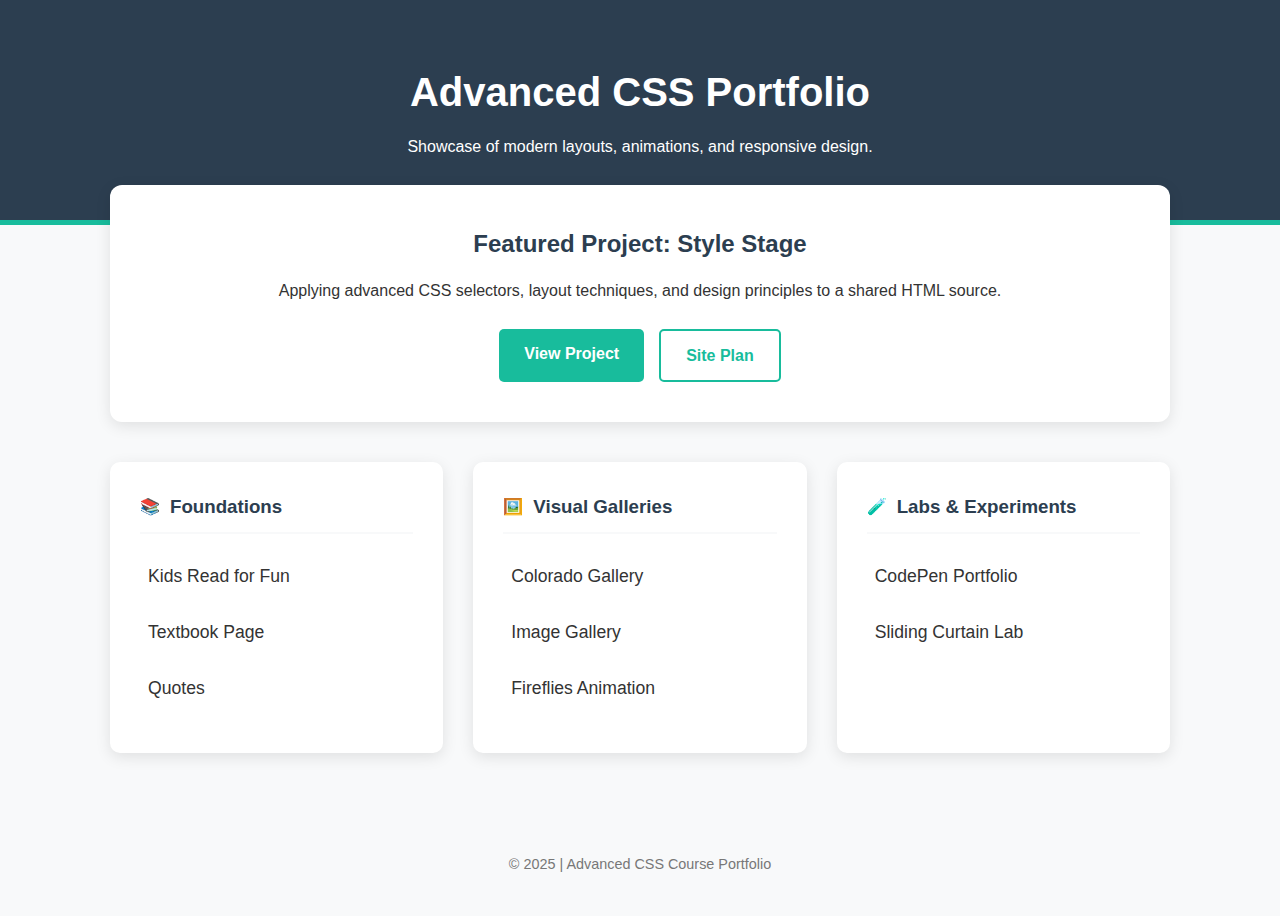
<file: index.html>
<!DOCTYPE html>
<html lang="en">
<head>
    <meta charset="UTF-8">
    <meta name="viewport" content="width=device-width, initial-scale=1.0">
    <title>Advanced CSS Portfolio | 2025</title>
    <link rel="stylesheet" href="style.css">
</head>
<body>

    <header>
        <div class="container">
            <h1>Advanced CSS Portfolio</h1>
            <p>Showcase of modern layouts, animations, and responsive design.</p>
        </div>
    </header>

    <main class="container">
        <section class="style-stage-hero">
            <div class="hero-text">
                <h2>Featured Project: Style Stage</h2>
                <p>Applying advanced CSS selectors, layout techniques, and design principles to a shared HTML source.</p>
                <div class="hero-buttons">
                    <a href="Style Staged/index.html" class="btn primary">View Project</a>
                    <a href="Style Staged/site-plan.html" class="btn secondary">Site Plan</a>
                </div>
            </div>
        </section>

        <div class="project-grid">
            
            <section class="card">
                <div class="card-header">
                    <span class="icon">📚</span>
                    <h3>Foundations</h3>
                </div>
                <ul>
                    <li><a href="Week 1 Practice/index.html">Kids Read for Fun</a></li>
                    <li><a href="textbook-page/index.html">Textbook Page</a></li>
                    <li><a href="quotes/index.html">Quotes</a></li>
                </ul>
            </section>

            <section class="card">
                <div class="card-header">
                    <span class="icon">🖼️</span>
                    <h3>Visual Galleries</h3>
                </div>
                <ul>
                    <li><a href="Archive/index.html">Colorado Gallery</a></li>
                    <li><a href="image-gallery/index.html">Image Gallery</a></li>
                    <li><a href="stars/index.html">Fireflies Animation</a></li>
                </ul>
            </section>

            <section class="card">
                <div class="card-header">
                    <span class="icon">🧪</span>
                    <h3>Labs & Experiments</h3>
                </div>
                <ul>
                    <li><a href="codepen/index.html">CodePen Portfolio</a></li>
                    <li><a href="slidingcurtain/ponder.html">Sliding Curtain Lab</a></li>
                </ul>
            </section>

        </div>
    </main>

    <footer>
        <div class="container">
            <p>&copy; 2025 | Advanced CSS Course Portfolio</p>
        </div>
    </footer>

</body>
</html>
</file>
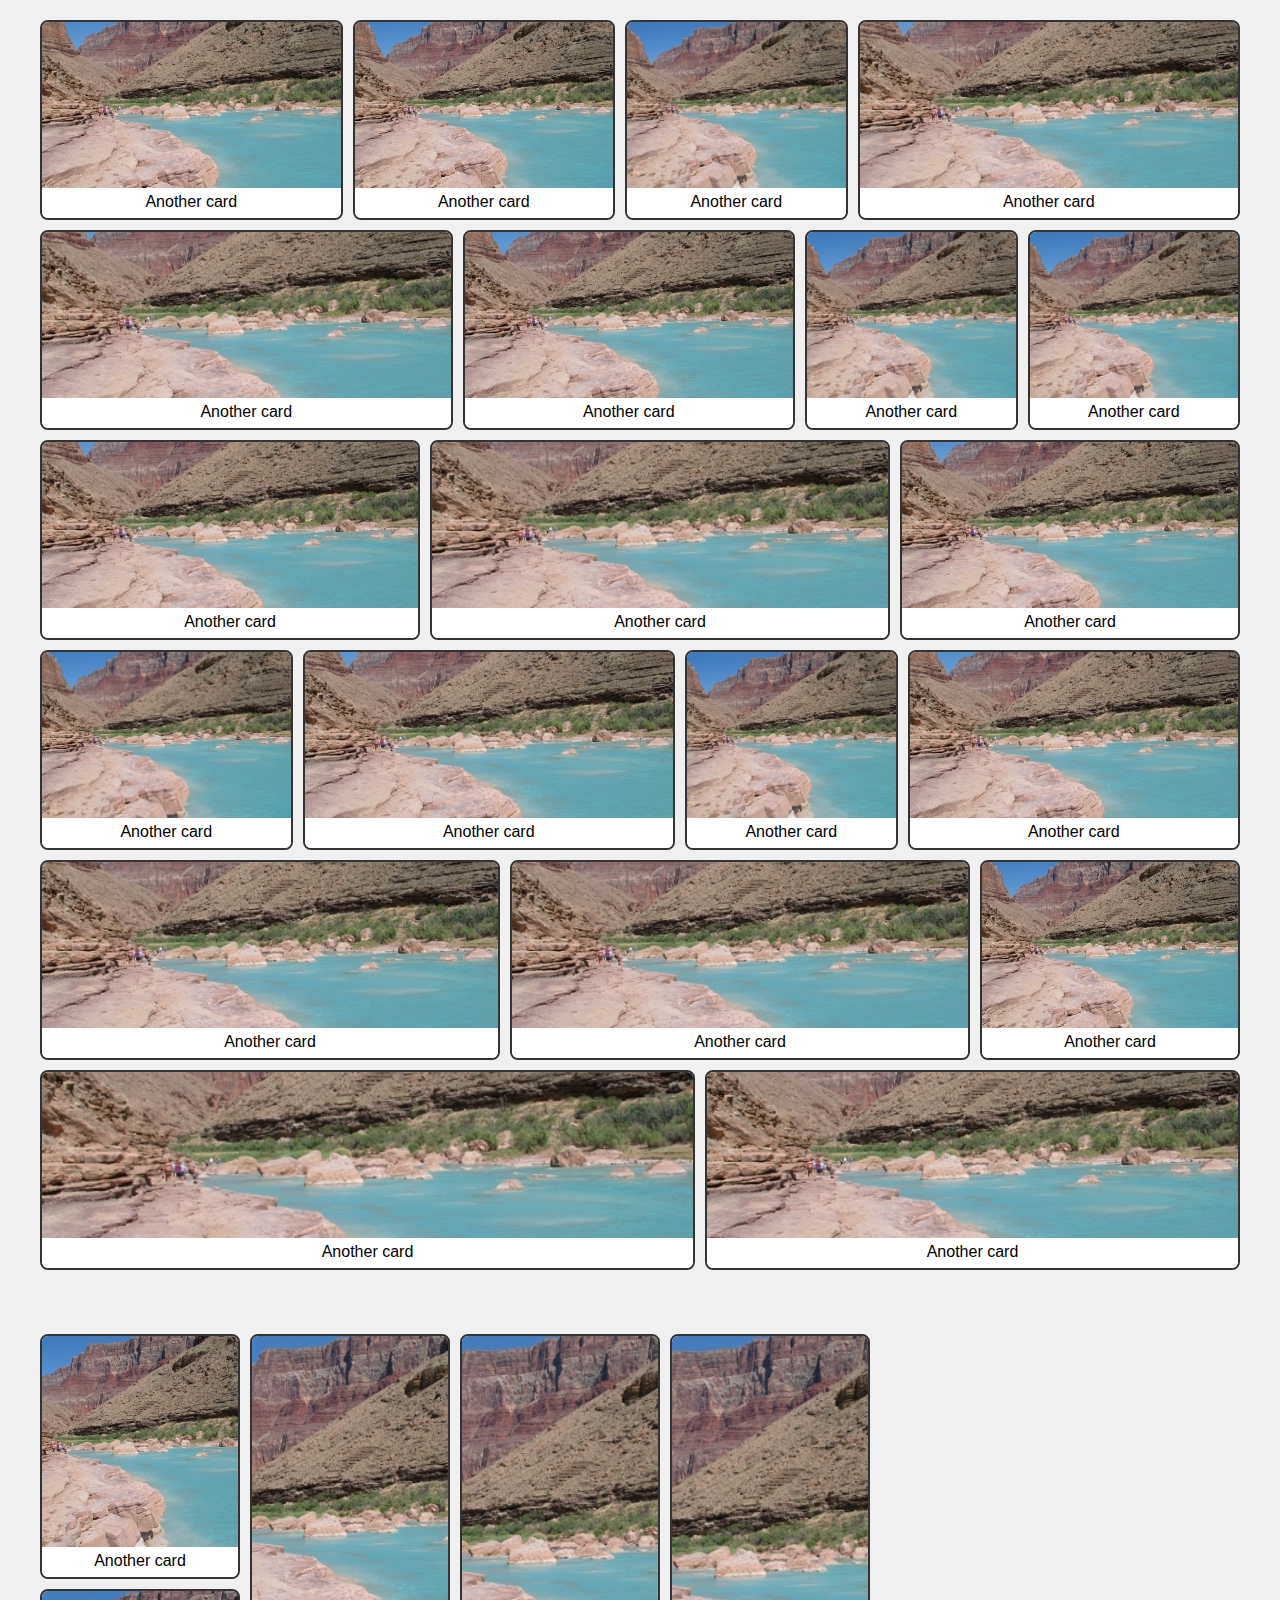
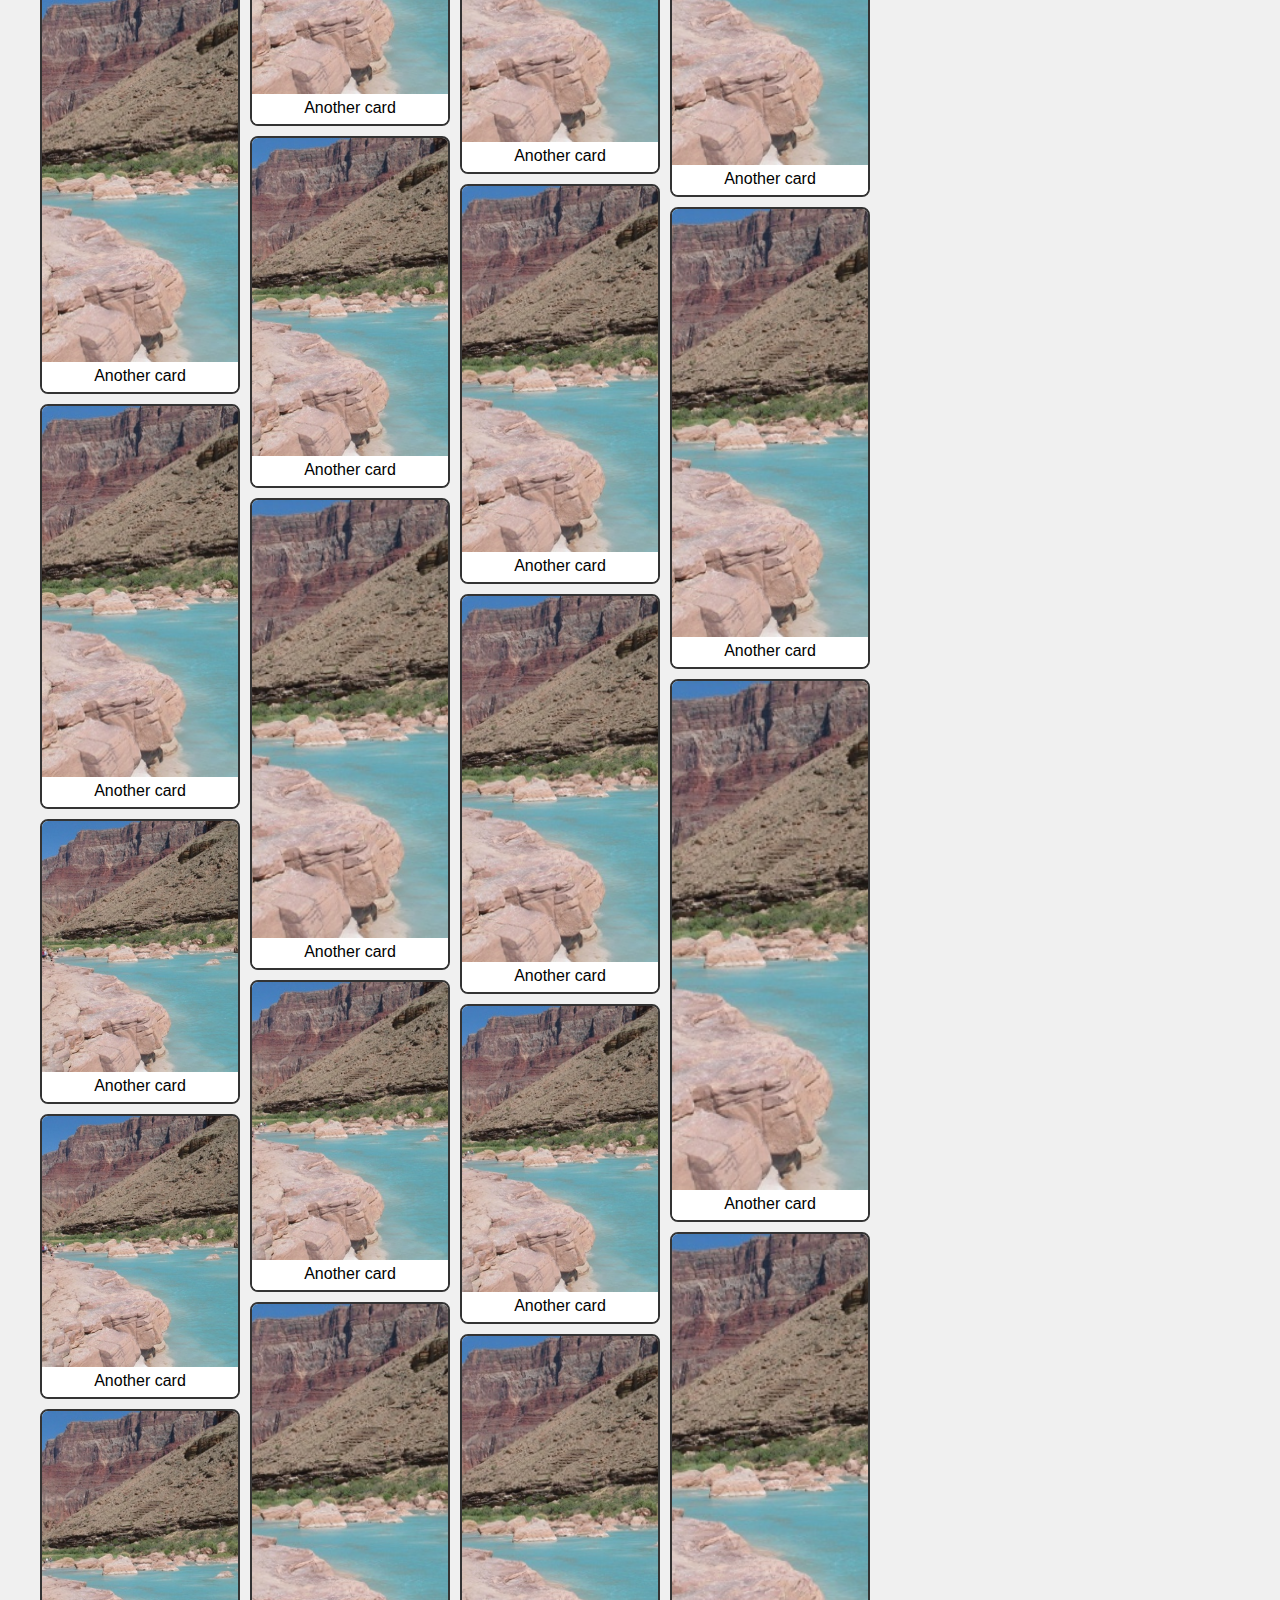
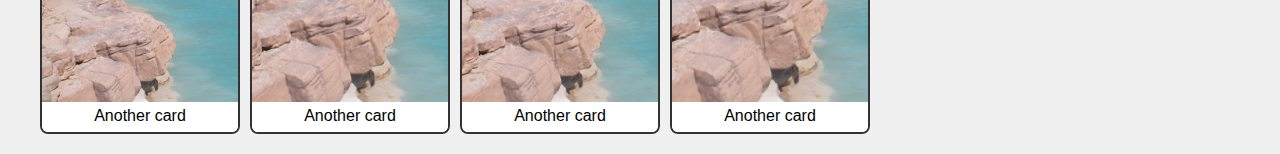
<file: Archive - Copy/index.html>
<!DOCTYPE html>
<html lang="en">
  <head>
    <meta charset="UTF-8" />
    <meta http-equiv="X-UA-Compatible" content="IE=edge" />
    <meta name="viewport" content="width=device-width, initial-scale=1.0" />
    <title>Document</title>
    <link rel="stylesheet" href="styles.css" />
    <script src="main.js" defer></script>
  </head>
  <body>
    <header></header>
    <main class="card-grid">
      <section class="row-grid"></section>
      <section class="col-grid"></section>
    </main>
  </body>
</html>
</file>
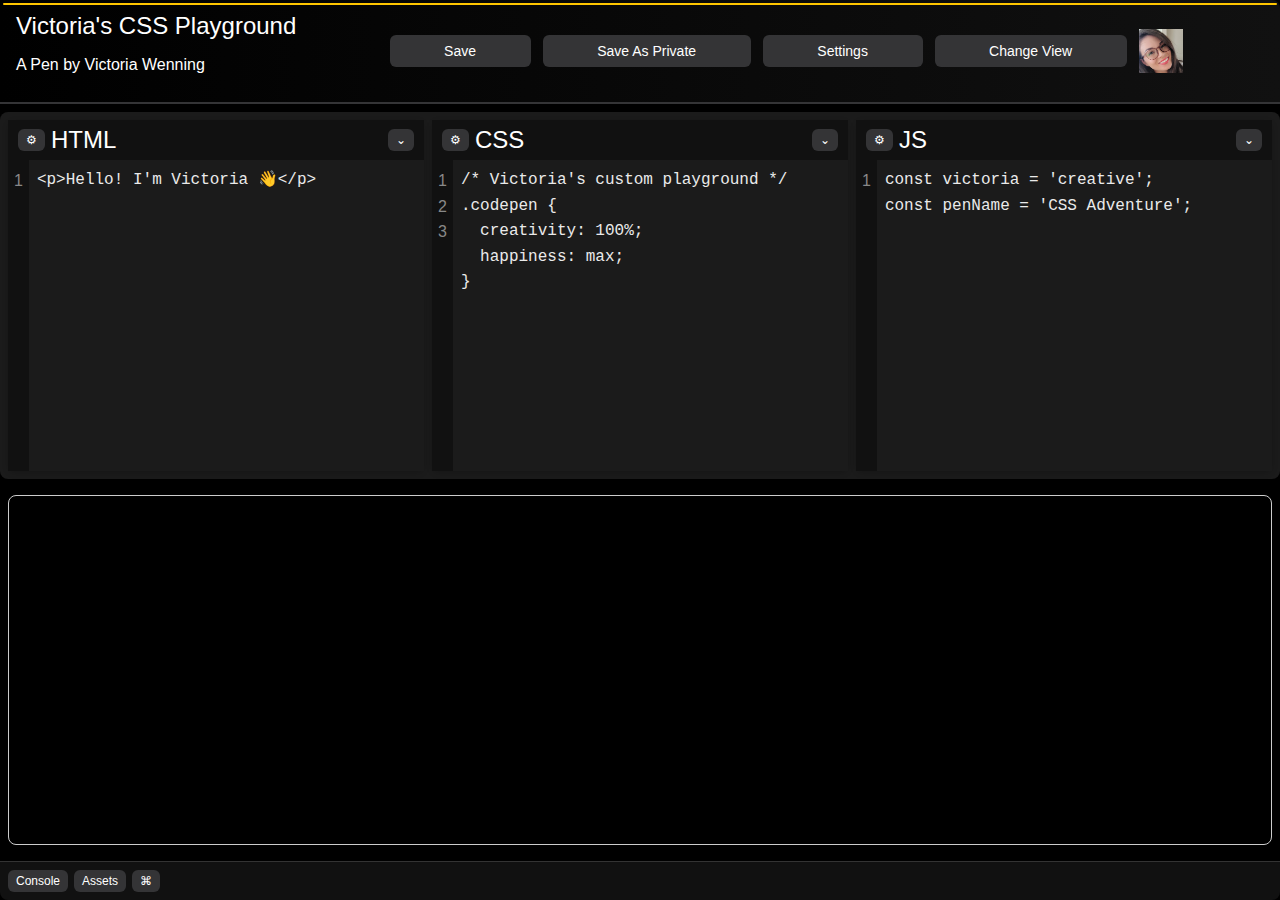
<file: codepen/index.html>
<!DOCTYPE html>
<html lang="en">

<head>
  <meta charset="UTF-8">
  <meta name="viewport" content="width=device-width, initial-scale=1.0">
  <title>Victoria's CSS Playground</title>
  <!-- Link to external stylesheet for styling the page -->
  <link rel="stylesheet" href="style.css">
</head>

<body>
  <!-- Main container for the simulated Codepen interface -->
  <div class="codepen">

    <!-- Header section showing pen details and user controls -->
    <header class="pen">
      <div class="pen__details">
        <h1>Victoria's CSS Playground</h1> <!-- Pen title -->
        <p class="pen__author">A Pen by Victoria Wenning</p> <!-- Author info -->
      </div>
      <!-- Action buttons in the header -->
      <button class="button button--dirty">Save</button> <!-- Save changes -->
      <button class="button">Save As Private</button> <!-- Save privately -->
      <button class="button">Settings</button> <!-- Pen settings -->
      <button class="button">Change View</button> <!-- Change layout/view -->
      <!-- Author profile picture -->
      <img src="image/VictoriaSquare.jpg" alt="Victoria Wenning" height="44">
    </header>

    <!-- Section containing code editors (HTML, CSS, JS) -->
    <section class="code">

      <!-- HTML editor -->
      <div class="editor">
        <header class="editor__header">
          <button class="button button--small editor__settings">⚙</button> <!-- Editor settings -->
          <h3 class="editor__heading">HTML</h3> <!-- Editor type -->
          <button class="button button--small editor__settings">⌄</button> <!-- Minimize/expand editor -->
        </header>
        <div class="editor__code">
          <!-- Line numbers for code -->
          <div class="editor__gutter">
            <span class="editor__number">1</span>
          </div>
          <!-- Textarea containing the code -->
          <textarea class="editor__input"><p>Hello! I'm Victoria 👋</p></textarea>
        </div>
      </div>

      <!-- CSS editor -->
      <div class="editor">
        <header class="editor__header">
          <button class="button button--small editor__settings">⚙</button>
          <h3 class="editor__heading">CSS</h3>
          <button class="button button--small editor__settings">⌄</button>
        </header>
        <div class="editor__code">
          <div class="editor__gutter">
            <!-- Multiple line numbers -->
            <span class="editor__number">1</span>
            <span class="editor__number">2</span>
            <span class="editor__number">3</span>
          </div>
          <!-- Textarea containing CSS code -->
          <textarea class="editor__input">/* Victoria's custom playground */
.codepen {
  creativity: 100%;
  happiness: max;
}
          </textarea>
        </div>
      </div>

      <!-- JS editor -->
      <div class="editor">
        <header class="editor__header">
          <button class="button button--small editor__settings">⚙</button>
          <h3 class="editor__heading">JS</h3>
          <button class="button button--small editor__settings">⌄</button>
        </header>
        <div class="editor__code">
          <div class="editor__gutter">
            <span class="editor__number">1</span>
          </div>
          <!-- Textarea containing JS code -->
          <textarea class="editor__input">const victoria = 'creative';
const penName = 'CSS Adventure';</textarea>
        </div>
      </div>

    </section>

    <!-- Preview section where live results of the code are displayed -->
    <section class="preview">
      <iframe src="https://css-tricks.com" frameborder="0"></iframe> <!-- Example live preview -->
    </section>

    <!-- Footer section with additional tools/settings -->
    <footer class="settings">
      <button class="button button--small button--black">Console</button> <!-- Opens console -->
      <button class="button button--small button--black">Assets</button> <!-- Access assets -->
      <button class="button button--small button--black">⌘</button> <!-- Shortcut/help -->
    </footer>

  </div>
</body>

</html>
</file>
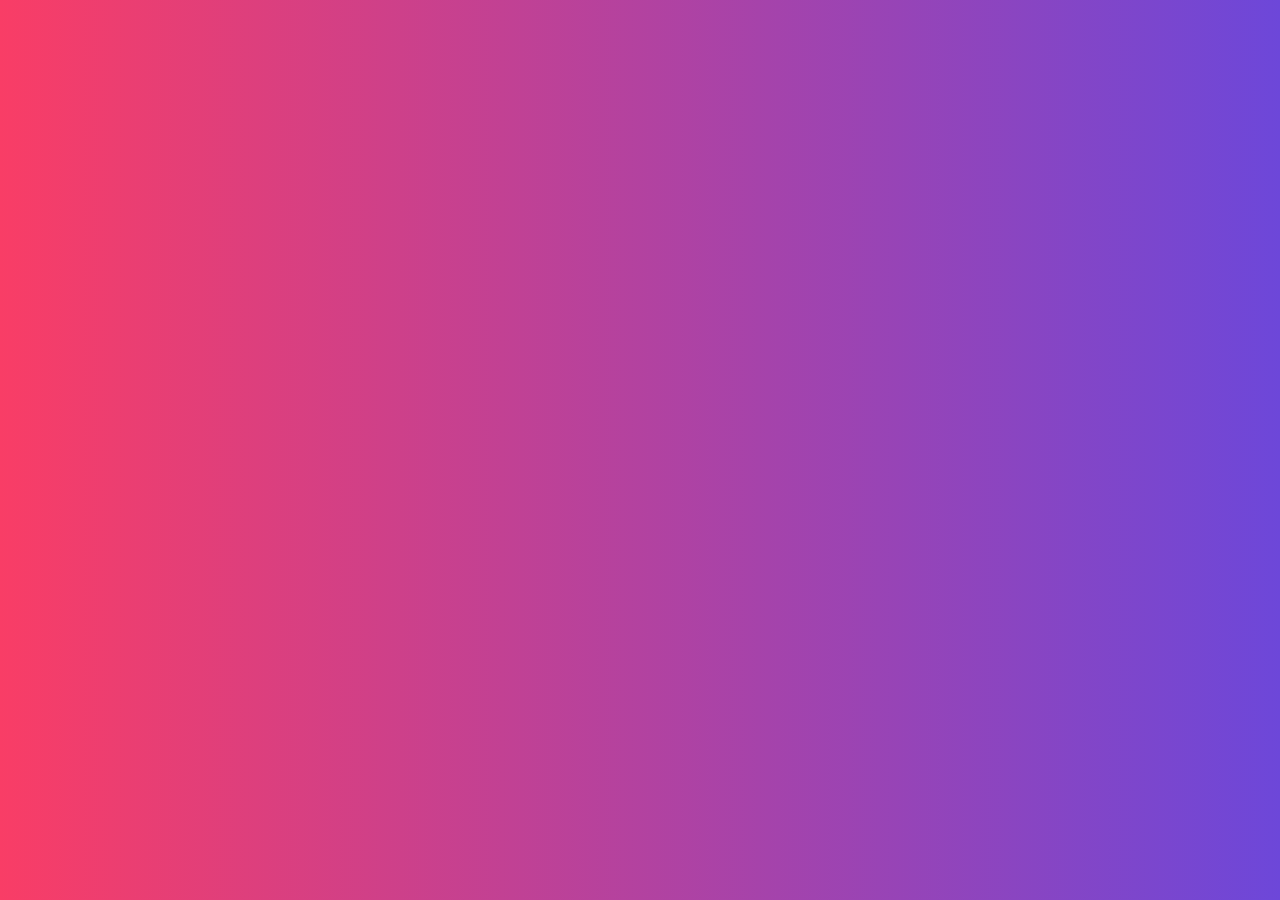
<file: image-gallery/index.html>
<!DOCTYPE html>
<html lang="en">

<head>
  <meta charset="UTF-8">
  <meta name="viewport" content="width=device-width, initial-scale=1.0">
  <meta http-equiv="X-UA-Compatible" content="ie=edge">
  <title>CSS Grid Image Gallery!</title>
</head>

<body>

  <div class="overlay">
    <div class="overlay-inner">
      <button class="close">× Close</button>
      <img>
    </div>
  </div>

  <section class="gallery">
  </section>


  <style>
    * {
      box-sizing: border-box;
    }

    body {
      padding: 50px;
      font-family: sans-serif;
      background: linear-gradient(to right, #F93D66, #6D47D9);
    }

    h1,
    h2,
    h3,
    h4,
    h5,
    h6 {
      margin: 0 0 5px 0;
    }

    p {
      margin: 0 0 20px 0;
    }

    .close {
      background: none;
      color: white;
      border: 0;
    }

    .gallery {}



    .overlay {
      position: fixed;
      background: rgba(0, 0, 0, 0.7);
      top: 0;
      right: 0;
      bottom: 0;
      left: 0;
      display: none;
      z-index: 2;
    }

    .overlay.open {
      display: grid;
    }

    .overlay figure {
      background: white;
      width: 700px;
      padding: 20px;
    }

    .overlay img {
      width: 100%;
    }
  </style>

  <script>
  </script>
</body>

</html>
</file>
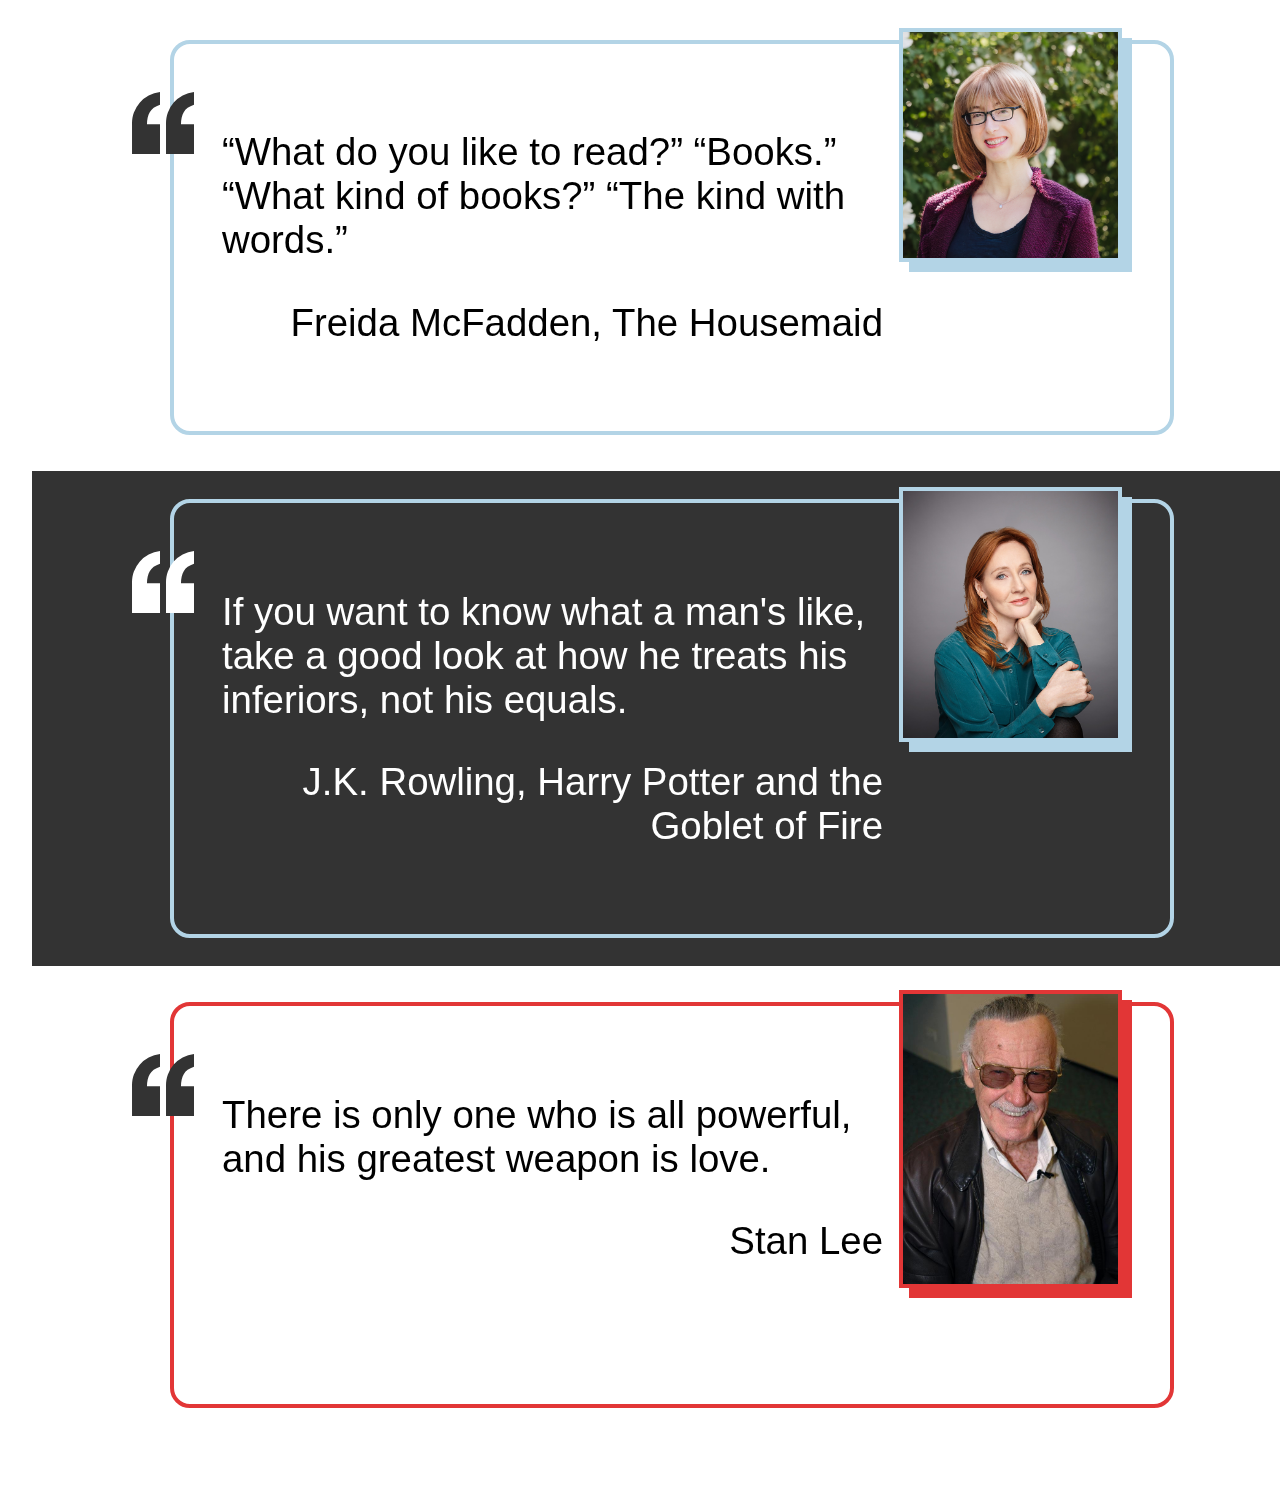
<file: quotes/index.html>
<!DOCTYPE html>
<html lang="en">
<head>
    <meta charset="UTF-8">
    <meta name="viewport" content="width=device-width, initial-scale=1.0">
    <title>Responsive Quote Box</title>
    <link rel="stylesheet" href="styles.css">
</head>
<body>

    <section class="quote-box">
        <div class="quote-box__quote">
            <p>
                “What do you like to read?”
                “Books.”
                “What kind of books?”
                “The kind with words.”
            </p>
            <p class="quote-box__quote-author">Freida McFadden, The Housemaid</p>
        </div>
        <div class="quote-box__author-image">
            <img src="images/freida.jpg" alt="Freida McFadden" />
        </div>
    </section>

    <section class="quote-box dark-section">
        <div class="quote-box__quote">
            <p>
                If you want to know what a man's like, take a good look at how he treats his inferiors, not his equals.
            </p>
            <p class="quote-box__quote-author">J.K. Rowling, Harry Potter and the Goblet of Fire</p>
        </div>
        <div class="quote-box__author-image">
            <img src="images/rowling.jpg" alt="J.K. Rowling" />
        </div>
    </section>

    <section class="quote-box" style="--quoteColor: #e23636;">
        <div class="quote-box__quote">
            <p>
                There is only one who is all powerful, and his greatest weapon is love.
            </p>
            <p class="quote-box__quote-author">Stan Lee</p>
        </div>
        <div class="quote-box__author-image">
            <img src="images/Stan Lee.jpg" alt="Stan Lee" />
        </div>
    </section>
    
</body>
</html>
</file>
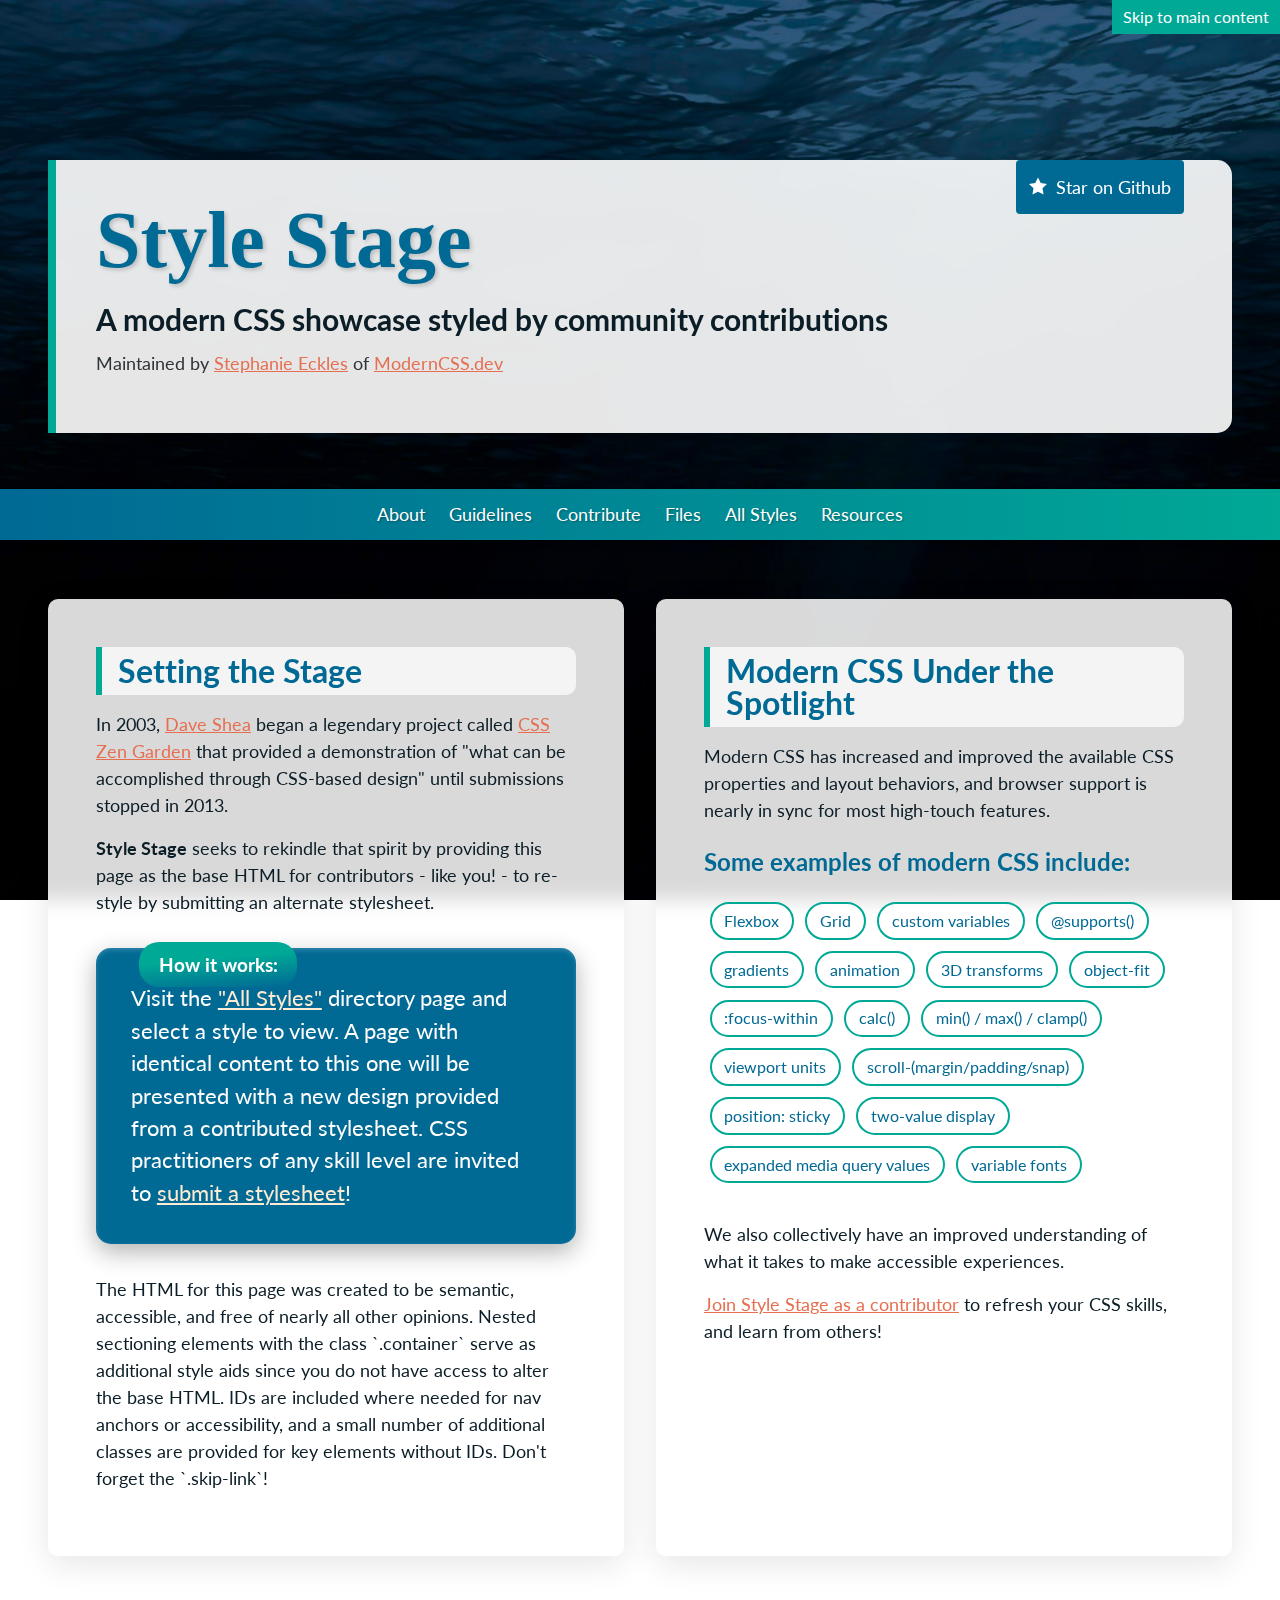
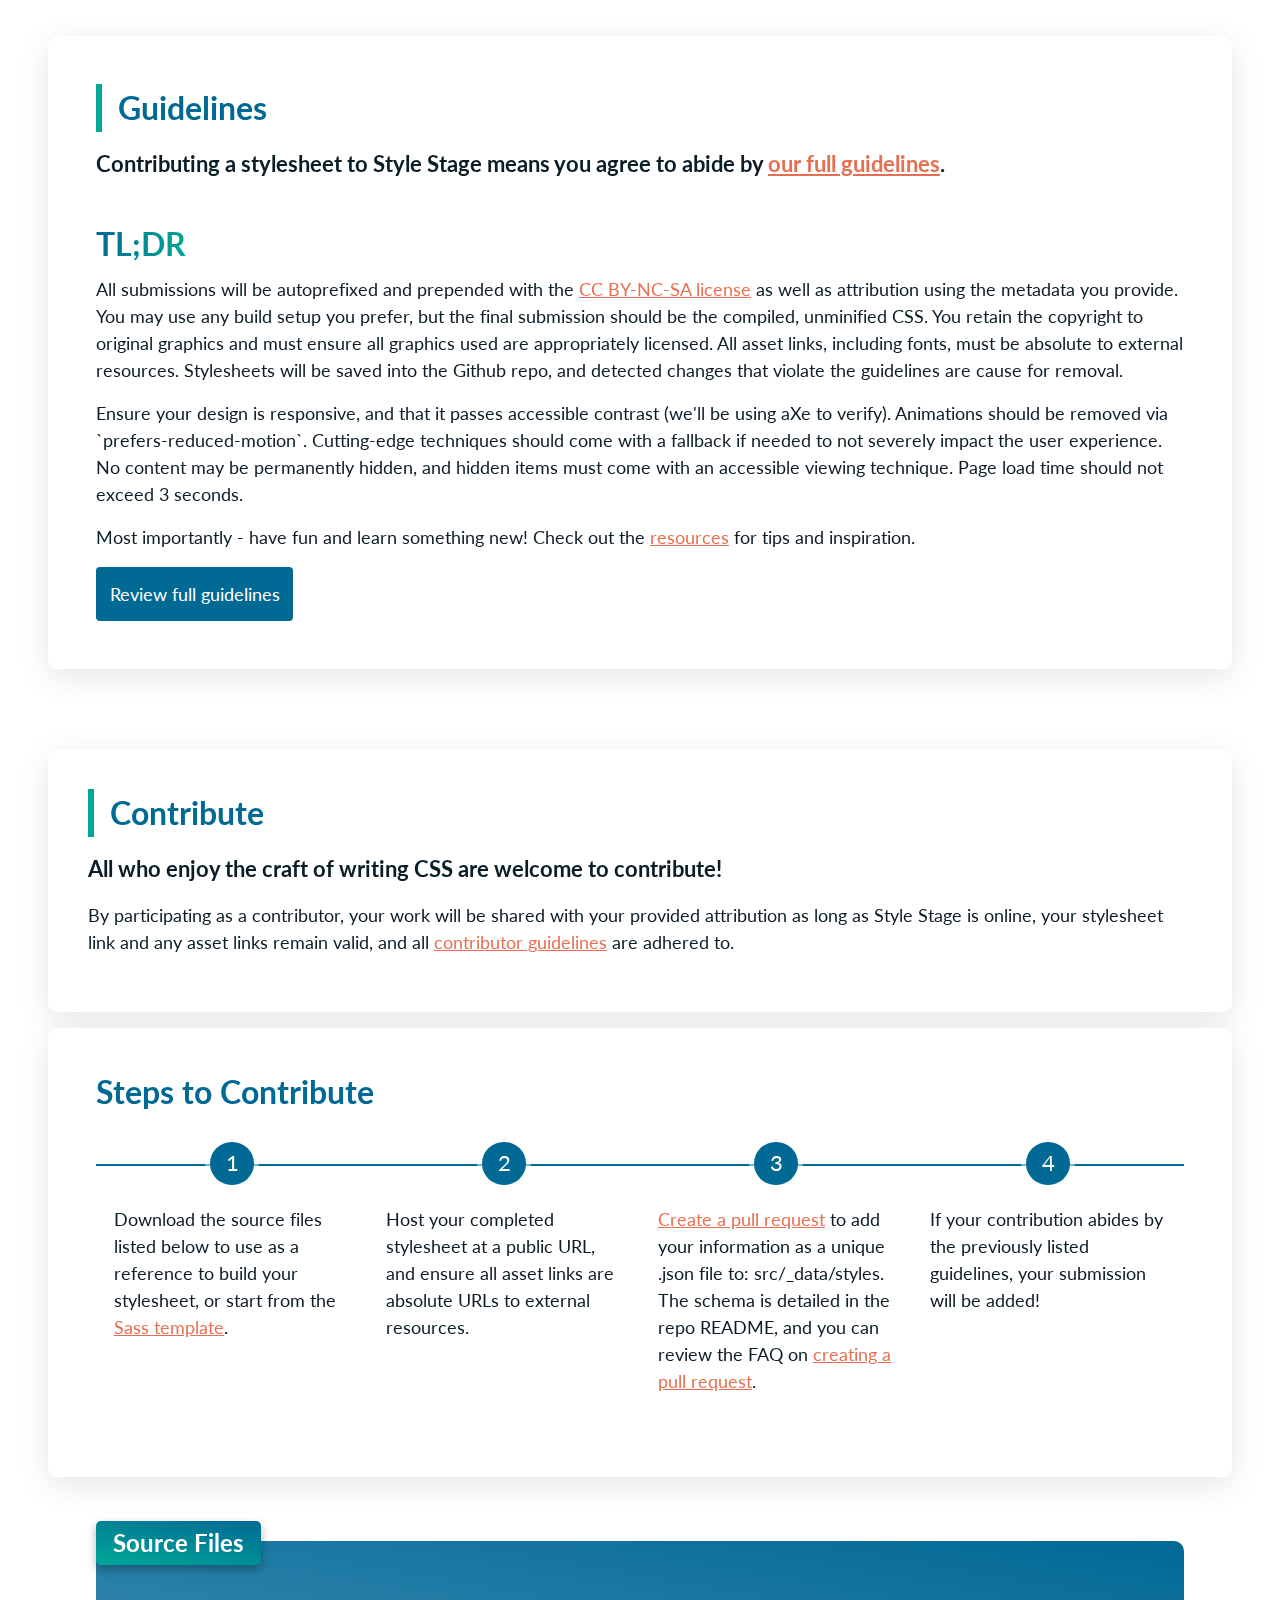
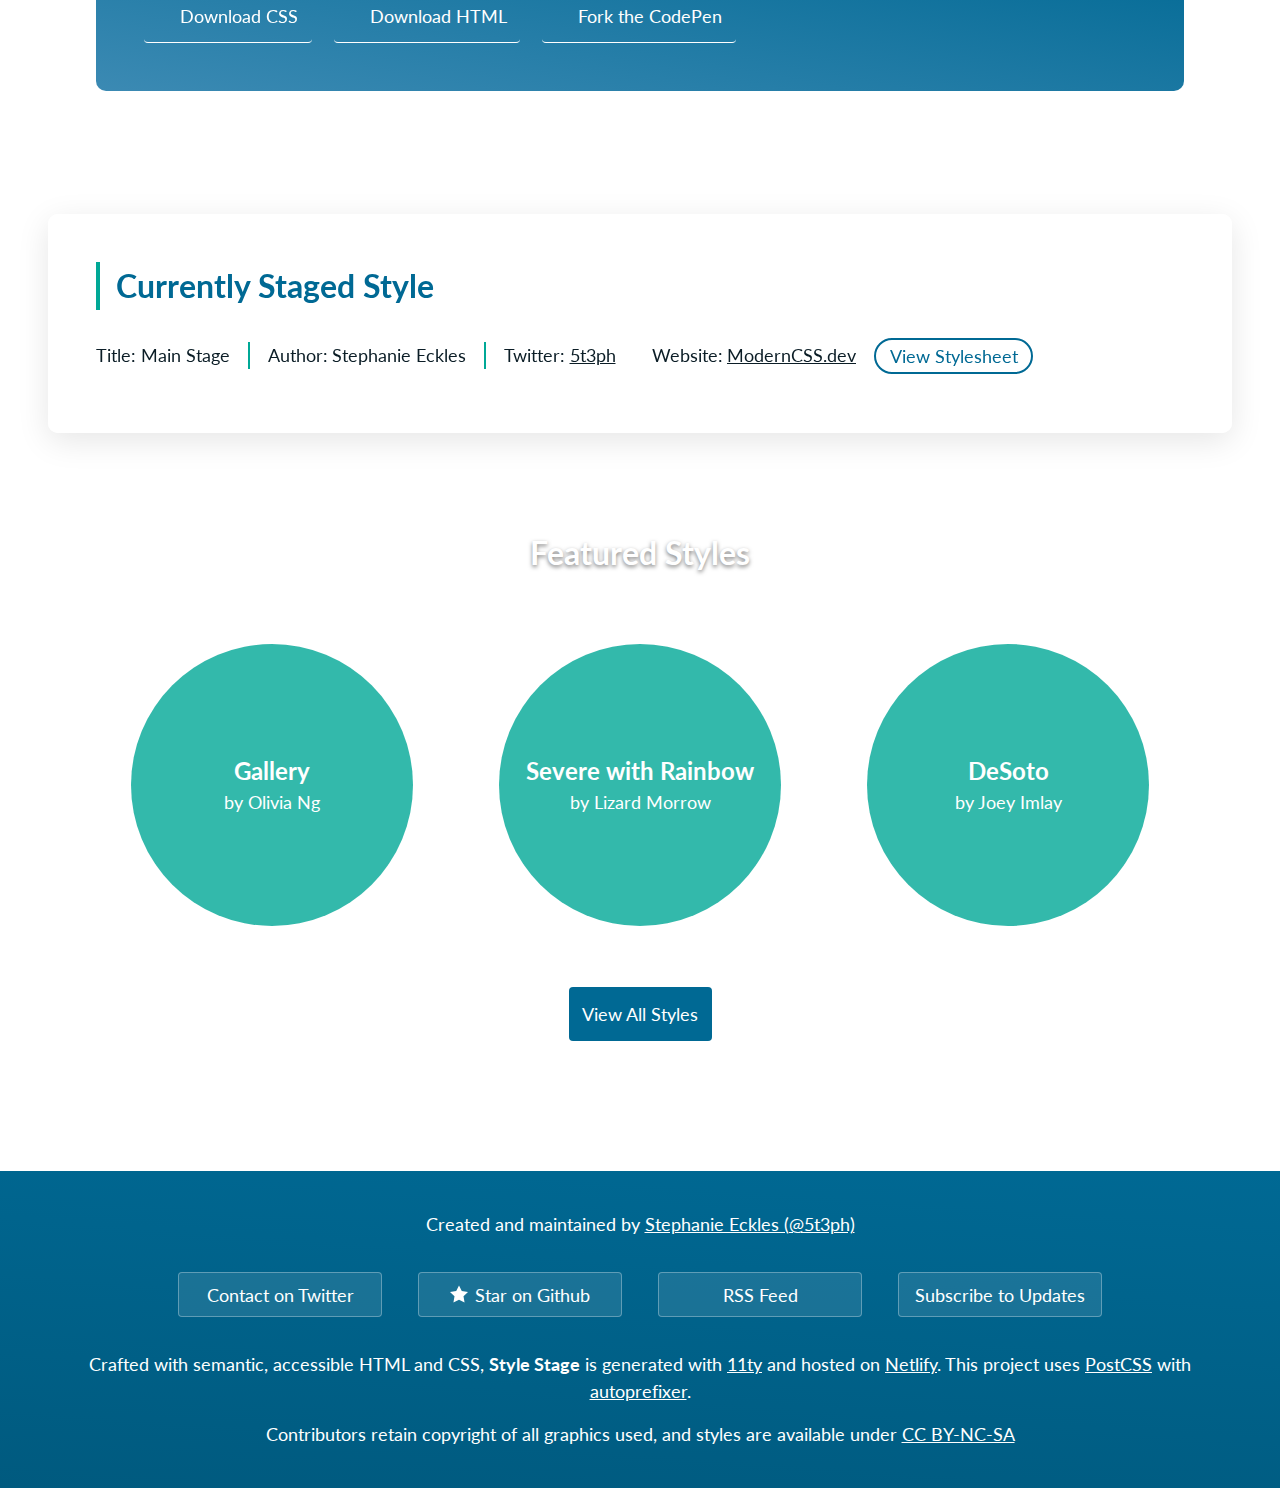
<file: Style Staged/index.html>
<!DOCTYPE html>
<html lang="en">
  <head>
    <meta charset="UTF-8" />
    <meta name="viewport" content="width=device-width, initial-scale=1" />
    <title>Ocean by Victoria Wenning | Style Stage</title>
    <meta name="description" content="[Your optional description]" />
    <link href="styles.css" rel="stylesheet" />
  </head>
  <body>

<a href="#main" class="skip-link">Skip to main content</a>
<header>
  <div class="container">
    <h1>Style Stage</h1>
    <h2>A modern CSS showcase styled by community contributions</h2>
    <p>Maintained by <a href="https://twitter.com/5t3ph">Stephanie Eckles</a> of <a href="https://moderncss.dev">ModernCSS.dev</a></p>
    <a href="https://github.com/5t3ph/stylestage" class="link-github"><span><svg xmlns="http://www.w3.org/2000/svg" viewBox="0 0 32 32" aria-hidden="true" focusable="false">
      <path d="M32 12.408l-11.056-1.607-4.944-10.018-4.944 10.018-11.056 1.607 8 7.798-1.889 11.011 9.889-5.199 9.889 5.199-1.889-11.011 8-7.798z"></path>
    </svg> </span> Star on Github</a>
  </div>
</header>
<nav>
  <ul>
    <li><a href="#about">About</a></li>
    <li><a href="#guidelines">Guidelines</a></li>
    <li><a href="#contribute">Contribute</a></li>
    <li><a href="#files">Files</a></li>
    <li><a href="/styles/">All Styles</a></li>
    <li><a href="/resources/">Resources</a></li>
  </ul>
</nav>

<main id="main" tabIndex="-1">
  <div class="container">
    <article id="about">
      <section class="container">
        <h2>Setting the Stage</h2>
        <p>
          In 2003, <a href="http://daveshea.com/projects/zen/">Dave Shea</a> began a legendary project called
          <a href="http://www.csszengarden.com/">CSS Zen Garden</a> that provided a demonstration of
          "what can be accomplished through CSS-based design" until submissions stopped in 2013.
        </p>
        <p>
          <strong>Style Stage</strong> seeks to rekindle that spirit by providing this page as the base HTML for contributors - like you! - to re-style by submitting an alternate stylesheet.
        </p>
        <blockquote><p><strong>How it works:</strong> Visit the <a href="/styles/">"All Styles"</a> directory page and select a style to view. A page with identical content to this one will be presented with a new design provided from a contributed stylesheet. CSS practitioners of any skill level are invited to <a href="#contribute">submit a stylesheet</a>!</p></blockquote>
        <p>
          The HTML for this page was created to be semantic, accessible, and free of nearly all
          other opinions. Nested sectioning elements with the class `.container` serve as additional style aids since you do not have access to alter the base HTML. IDs are included where needed for nav anchors or accessibility, and a small number of additional classes are provided for key elements without IDs. Don't forget the `.skip-link`!
        </p>
        </section>
        <section class="container">
        <h2>Modern CSS Under the Spotlight</h2>
        <p>
          Modern CSS has increased and improved the available CSS properties and layout behaviors, and browser support is nearly in sync for most high-touch features.
        </p>
        <p>Some examples of modern CSS include:</p>
        <ul>
          <li>Flexbox</li>
          <li>Grid</li>
          <li>custom variables</li>
          <li>@supports()</li>
          <li>gradients</li>
          <li>animation</li>
          <li>3D transforms</li>
          <li>object-fit</li>
          <li>:focus-within</li>
          <li>calc()</li>
          <li>min() / max() / clamp()</li>
          <li>viewport units</li>
          <li>scroll-(margin/padding/snap)</li>
          <li>position: sticky</li>
          <li>two-value display</li>
          <li>expanded media query values</li>
          <li>variable fonts</li>
        </ul>
        <p>
          We also collectively have an improved understanding of what it takes to make
          accessible experiences.
        </p>
        <p>
          <a href="#contribute">Join Style Stage as a contributor</a> to refresh your CSS skills,
          and learn from others!
        </p>
      </section>
    </article>
    <article id="guidelines">
      <section class="container">
        <h2>Guidelines</h2>
        <p>Contributing a stylesheet to Style Stage means you agree to abide by <a href="/guidelines/">our full guidelines</a>.</p>
        <h3>TL;DR</h3>
        <p>All submissions will be autoprefixed and prepended with the <a href="https://creativecommons.org/licenses/by-nc-sa/3.0/">CC BY-NC-SA license</a> as well as attribution using the metadata you provide. You may use any build setup you prefer, but the final submission should be the compiled, unminified CSS. You retain the copyright to original graphics and must ensure all graphics used are appropriately licensed. All asset links, including fonts, must be absolute to external resources. Stylesheets will be saved into the Github repo, and detected changes that violate the guidelines are cause for removal.</p>
        <p>Ensure your design is responsive, and that it passes accessible contrast (we'll be using aXe to verify). Animations should be removed via `prefers-reduced-motion`. Cutting-edge techniques should come with a fallback if needed to not severely impact the user experience. No content may be permanently hidden, and hidden items must come with an accessible viewing technique. Page load time should not exceed 3 seconds.</p>
        <p>Most importantly - have fun and learn something new! Check out the <a href="/resources/">resources</a> for tips and inspiration.</p>
        <a href="/guidelines/" class="link-guidelines">Review full guidelines</a>
      </section>
    </article>
    <article id="contribute">
      <section class="container">
        <h2>Contribute</h2>
        <p>All who enjoy the craft of writing CSS are welcome to contribute!</p>
        <p>
          By participating as a contributor, your work will be shared with your provided attribution
          as long as Style Stage is online, your stylesheet link and any asset links remain valid, and all <a href="/guidelines/">contributor guidelines</a> are adhered to.
        </p>
      </section>
      <section class="container">
        <h3>Steps to Contribute</h3>
        <ol>
          <li>
            Download the source files listed below to use as a reference to build your stylesheet, or start from the <a href="https://github.com/5t3ph/stylestage-sass">Sass template</a>.
          </li>
          <li>Host your completed stylesheet at a public URL, and ensure all asset links are absolute URLs to external resources.</li>
          <li>
            <a href="https://github.com/5t3ph/stylestage">Create a pull request</a> to add
            your information as a unique .json file to: src/_data/styles. The schema is detailed in the repo README, and you can review the FAQ on <a href="/guidelines/#how-do-i-create-a-pull-request-pr">creating a pull request</a>.
          </li>
          <li>
            If your contribution abides by the previously listed guidelines, your submission will be added!
          </li>
        </ol>
      </section>
      <footer id="files">
        <div class="container">
          <h3>Source Files</h3>
          <a href="/source-files/style.css" class="link-downloadcss" download>Download CSS</a>
          <a class='link-downloadhtml' download href='/source-files/stylestage'>Download HTML</a>
          <a href="https://codepen.io/5t3ph/pen/b493845ae41e836889dd84fdbb0f5291" class="link-codepen" download>Fork the CodePen</a>
        </div>
      </footer>
    </article>
  </div>
</main>
<aside class="profile" aria-labelledby="profile-title">
  <div class="container">
    <h4 id="profile-title">Currently Staged Style</h4>
    <ul>
      
      
      <li class="profile-title"><span>Title:</span> <span>Main Stage</span></li>
      <li class="profile-author"><span>Author:</span> <span>Stephanie Eckles</span></li>
      <li class="profile-twitter">
        <span>Twitter:</span> <span><a href="https://twitter.com/5t3ph">5t3ph</a></span>
      </li>
      <li class="profile-website">
        <span>Website:</span> <span><a href="https://moderncss.dev">ModernCSS.dev</a></span>
      </li>
      
    </ul>
    <a href="/styles/css/main-stage.css">View Stylesheet</a>
  </div>
</aside>
<aside id="styles">
  <div class="container">
    <h2>Featured Styles</h2>
    <ul class="features"><li>
        <span>
          <a href="/styles/gallery">Gallery<span aria-hidden="true"></span></a>
          <span>by Olivia Ng</span>
        </span>
      </li><li>
        <span>
          <a href="/styles/severe-with-rainbow">Severe with Rainbow<span aria-hidden="true"></span></a>
          <span>by Lizard Morrow</span>
        </span>
      </li><li>
        <span>
          <a href="/styles/desoto">DeSoto<span aria-hidden="true"></span></a>
          <span>by Joey Imlay</span>
        </span>
      </li></ul>
    
    <a href="/styles/" class="link-allstyles">View All Styles</a>
    
  </div>
</aside>
<footer class="page-footer">
  <div class="container">
    <p>Created and maintained by <a href="https://twitter.com/5t3ph">Stephanie Eckles (@5t3ph)</a></p>
    <ul>
      <li><a href="https://twitter.com/5t3ph" class="link-twittercontact">Contact on Twitter</a></li>
      <li>
        <a href="https://github.com/5t3ph/stylestage" class="link-github"
          ><svg
            xmlns="http://www.w3.org/2000/svg"
            viewBox="0 0 32 32"
            aria-hidden="true"
            focusable="false"
          >
            <path
              d="M32 12.408l-11.056-1.607-4.944-10.018-4.944 10.018-11.056 1.607 8 7.798-1.889 11.011 9.889-5.199 9.889 5.199-1.889-11.011 8-7.798z"
            ></path>
          </svg>
          Star on Github</a
        >
      </li>
      <li><a href="/feed/" class="link-rss">RSS Feed</a></li>
      <li><a href="/subscribe/" class="link-support">Subscribe to Updates</a></li>
    </ul>
    <p>
      Crafted with semantic, accessible HTML and CSS, <strong>Style Stage</strong> is generated with
      <a href="https://11ty.dev">11ty</a> and hosted on <a href="https://netlify.com">Netlify</a>.
      This project uses <a href="https://postcss.org/">PostCSS</a> with <a href="https://github.com/postcss/autoprefixer">autoprefixer</a>.
    </p>
    <p>
      Contributors retain copyright of all graphics used, and styles are available under
      <a href="https://creativecommons.org/licenses/by-nc-sa/3.0/">CC BY-NC-SA</a>
    </p>
  </div>
</footer>

  </body>
</html>
</file>
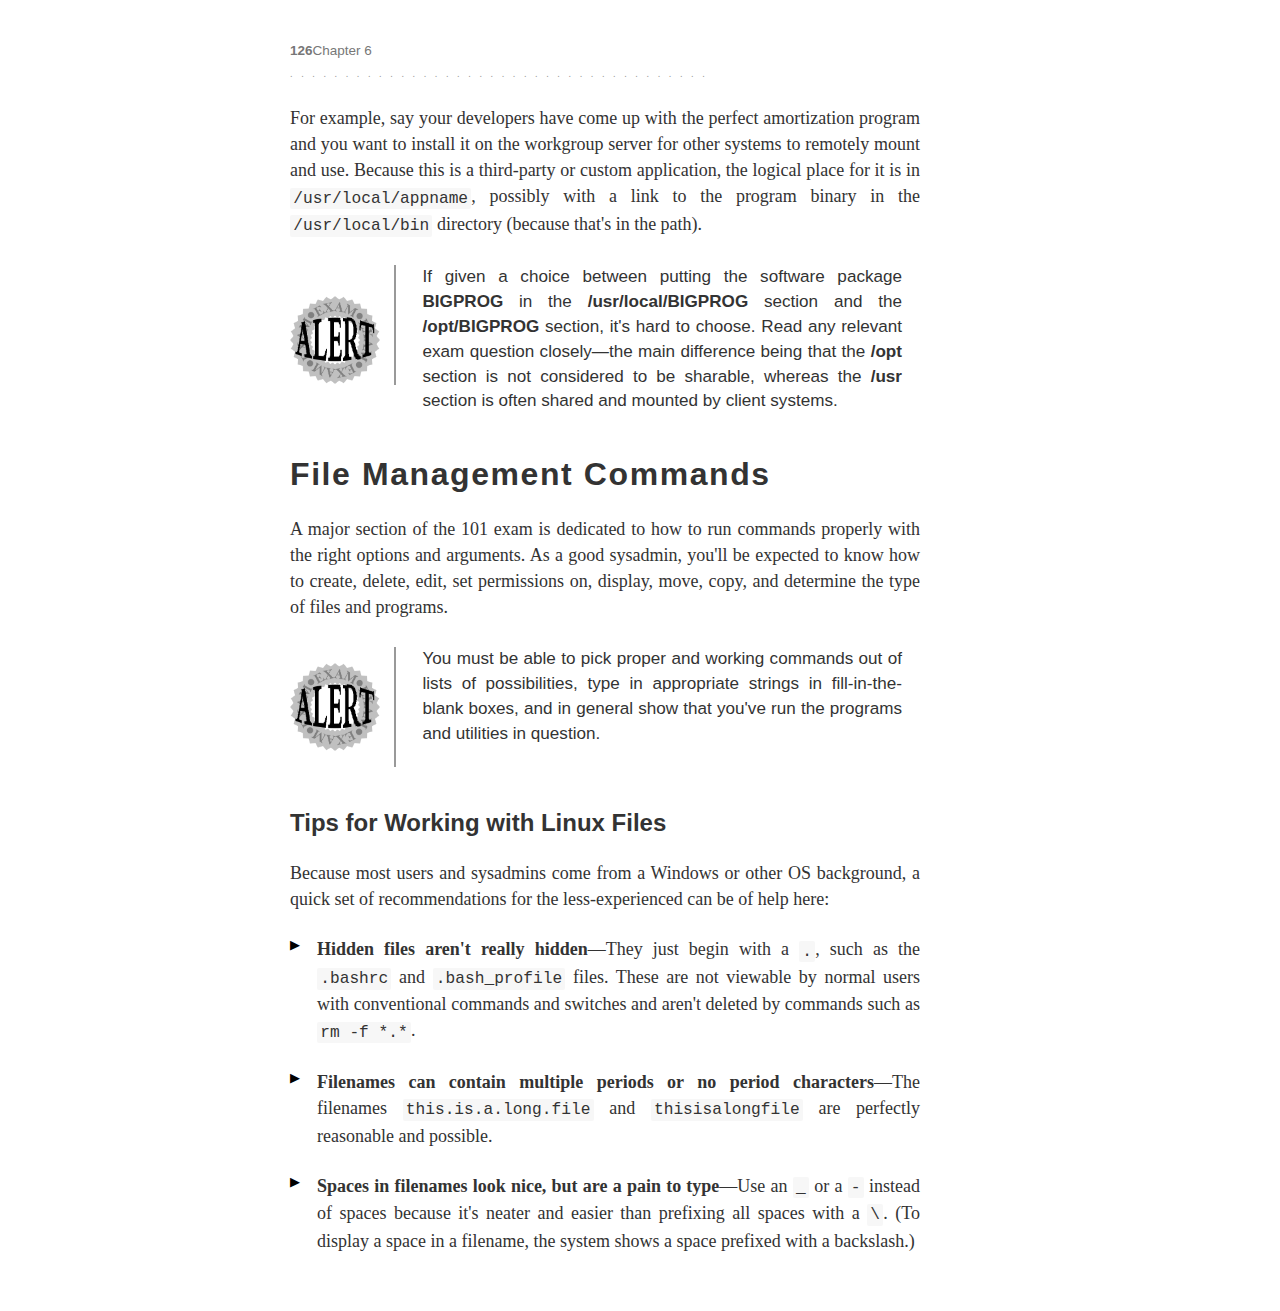
<file: textbook-page/index.html>
<!DOCTYPE html>
<html lang="en">
<head>
    <meta charset="UTF-8">
    <meta name="viewport" content="width=device-width, initial-scale=1.0">
    <title>Chapter 6: File Management</title>
    <!-- Linking to the external stylesheet -->
    <link rel="stylesheet" href="styles.css">
</head>
<body>
    <div class="page-container">
        <div class="chapter-header"><strong>126</strong>Chapter 6</div>
        <div class="dots-line"> . . . . . . . . . . . . . . . . . . . . . . . . . . . . . . . . . . . . . .</div>
        
        <div class="content-container">
            <p>
                For example, say your developers have come up with the perfect amortization program and you want to install it on the workgroup server for other systems to remotely mount and use. Because this is a third-party or custom application, the logical place for it is in <code>/usr/local/appname</code>, possibly with a link to the program binary in the <code>/usr/local/bin</code> directory (because that's in the path).
            </p>

            <!-- FIRST ALERT -->
            <aside class="alert-container" role="alert">
                <!-- Icon element is empty, the image is provided by CSS -->
                <div class="alert-icon"></div>
                <div class="alert-content">
                    <div class="alert-line"></div>
                    <p class="alert-text">
                        If given a choice between putting the software package <strong>BIGPROG</strong> in the <strong>/usr/local/BIGPROG</strong> section and the <strong>/opt/BIGPROG</strong> section, it's hard to choose. Read any relevant exam question closely—the main difference being that the <strong>/opt</strong> section is not considered to be sharable, whereas the <strong>/usr</strong> section is often shared and mounted by client systems.
                    </p>
                </div>
            </aside>

            <section>
                <h2>File Management Commands</h2>
                <p>
                    A major section of the 101 exam is dedicated to how to run commands properly with the right options and arguments. As a good sysadmin, you'll be expected to know how to create, delete, edit, set permissions on, display, move, copy, and determine the type of files and programs.
                </p>
            </section>

            <!-- SECOND ALERT -->
            <aside class="alert-container" role="alert">
                <!-- Icon element is empty, the image is provided by CSS -->
                <div class="alert-icon"></div>
                <div class="alert-content">
                    <div class="alert-line"></div>
                    <p class="alert-text">
                        You must be able to pick proper and working commands out of lists of possibilities, type in appropriate strings in fill-in-the-blank boxes, and in general show that you've run the programs and utilities in question.
                    </p>
                </div>
            </aside>

            <section>
                <h3>Tips for Working with Linux Files</h3>
                <p>
                    Because most users and sysadmins come from a Windows or other OS background, a quick set of recommendations for the less-experienced can be of help here:
                </p>

                <!-- TIP LIST -->
                <ul class="tip-list">
                    <li>
                        <strong>Hidden files aren't really hidden</strong>—They just begin with a <code>.</code>, such as the <code>.bashrc</code> and <code>.bash_profile</code> files. These are not viewable by normal users with conventional commands and switches and aren't deleted by commands such as <code>rm -f *.*</code>.
                    </li>
                    <li>
                        <strong>Filenames can contain multiple periods or no period characters</strong>—The filenames <code>this.is.a.long.file</code> and <code>thisisalongfile</code> are perfectly reasonable and possible.
                    </li>
                    <li>
                        <strong>Spaces in filenames look nice, but are a pain to type</strong>—Use an <code>_</code> or a <code>-</code> instead of spaces because it's neater and easier than prefixing all spaces with a <code>\</code>. (To display a space in a filename, the system shows a space prefixed with a backslash.)
                    </li>
                </ul>
            </section>
        </div>
    </div>
</body>
</html>
</file>
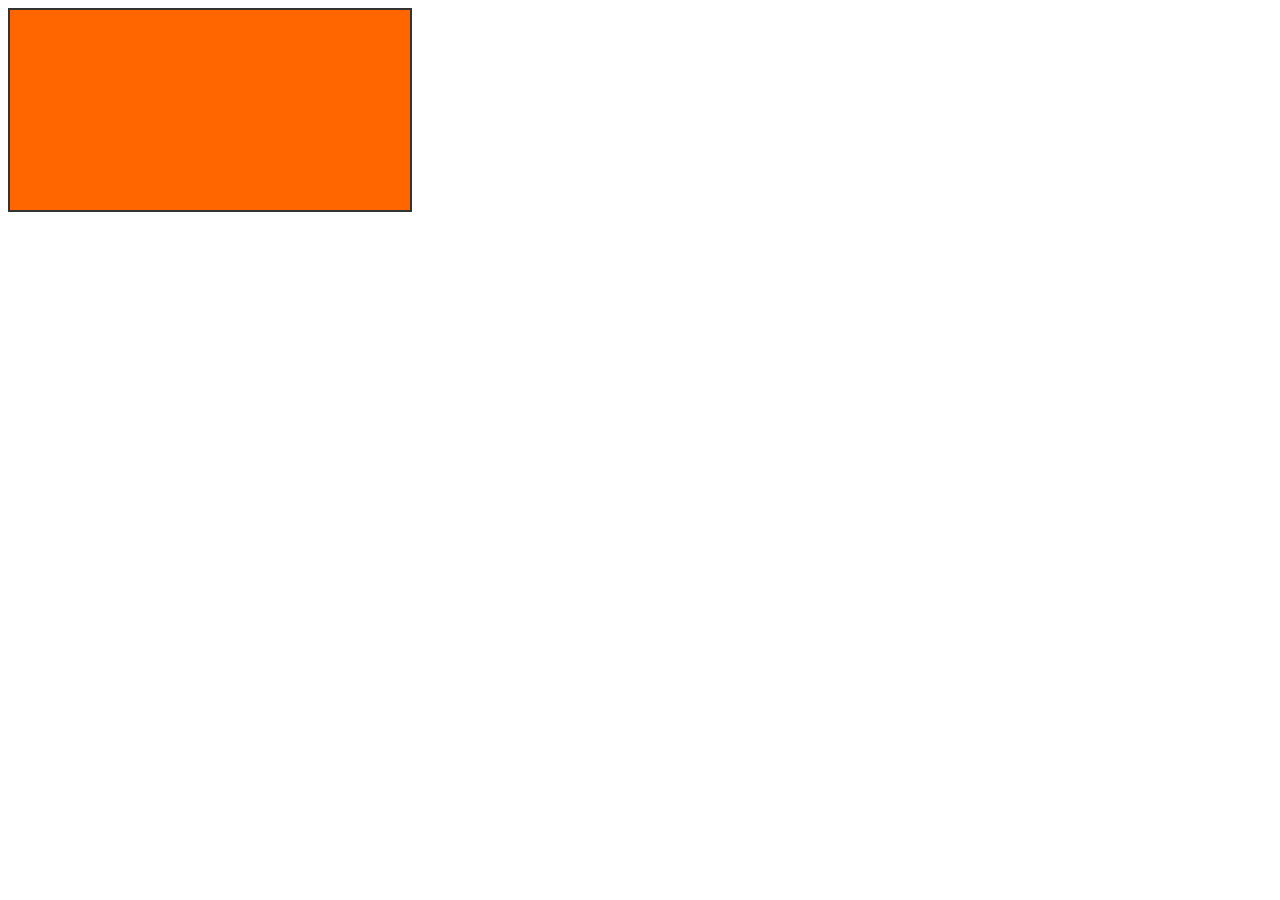
<file: slidingcurtain/ponder.html>
<!DOCTYPE html>
<html lang="en">
<head>
  <meta charset="UTF-8">
  <meta name="viewport" content="width=device-width, initial-scale=1.0">
  <title>Sliding Curtain</title>
  <link rel="stylesheet" href="ponder.css">
</head>
<body>
  <div class="curtain-container">
    <div class="curtain"></div>
    <div class="content">
      <h1>Welcome!</h1>
      <p>This is the hidden content revealed by the curtain.</p>
    </div>
  </div>
</body>
</html>
</file>
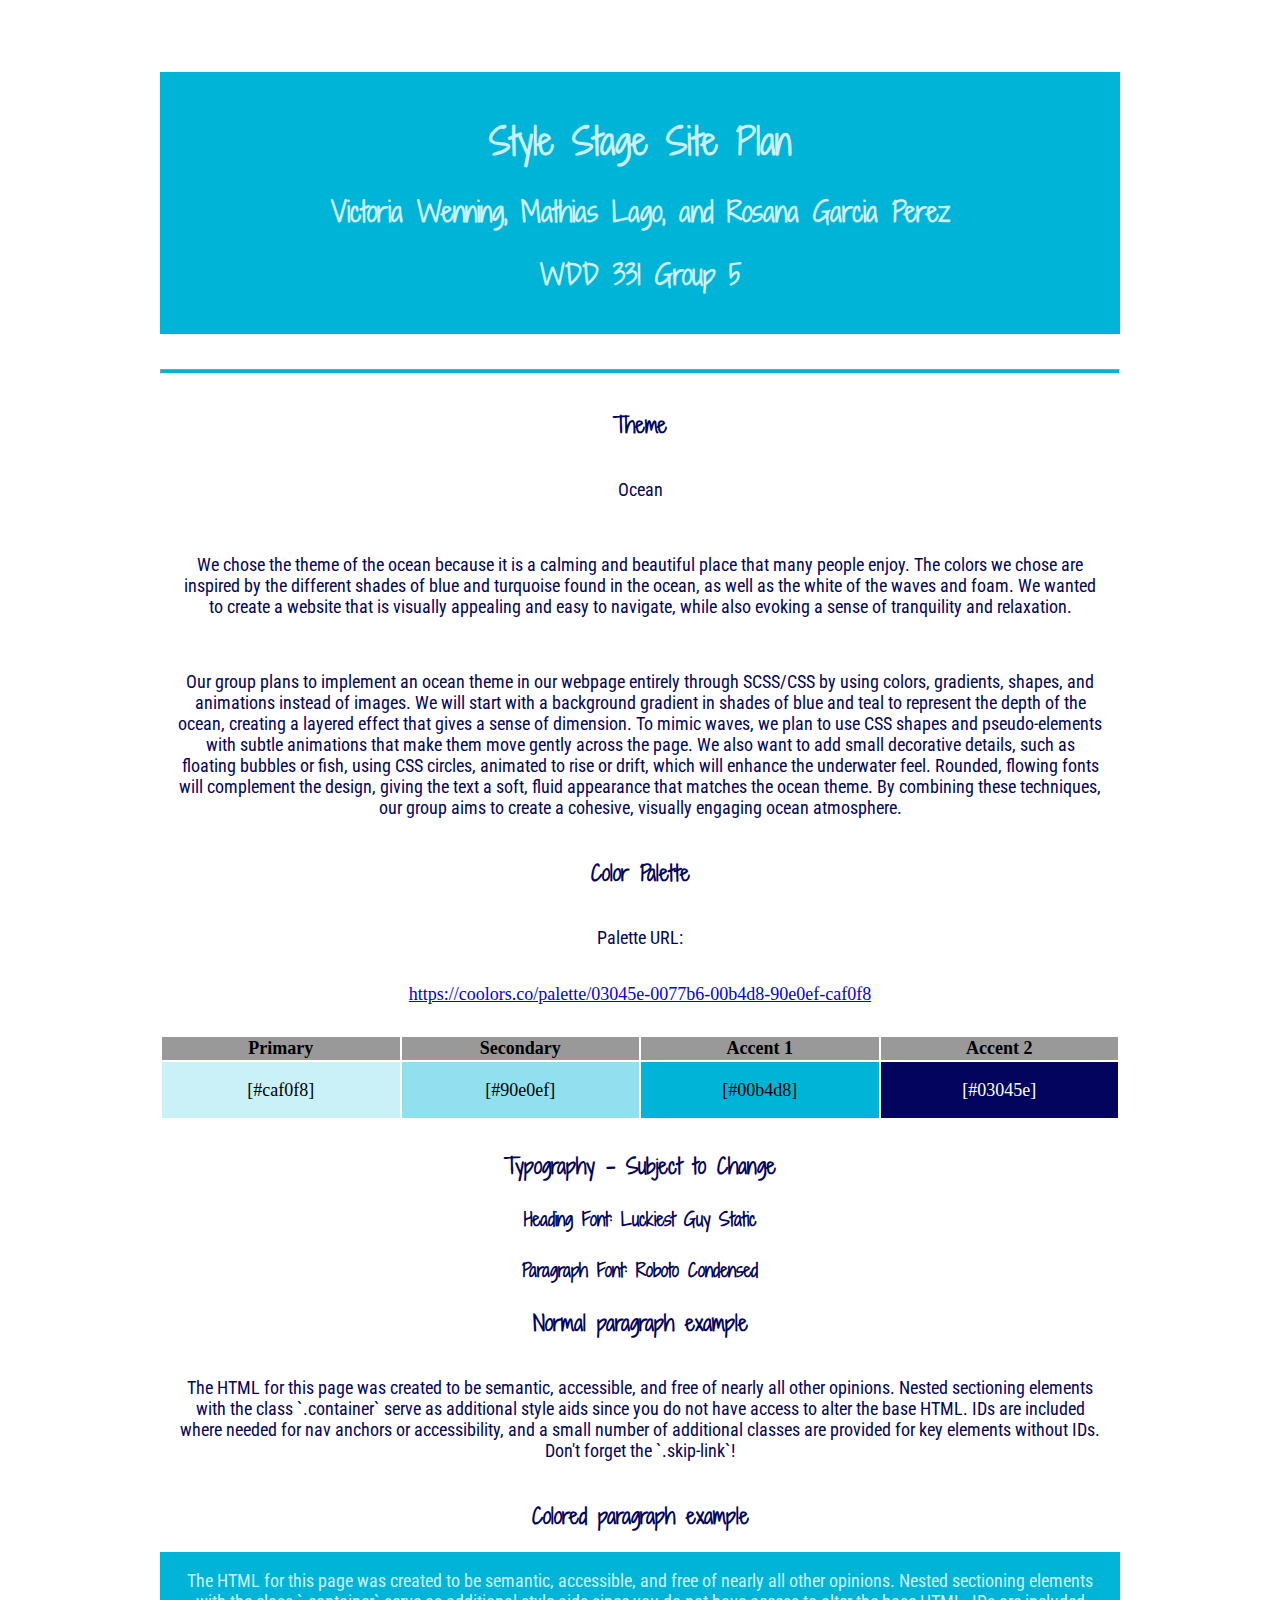
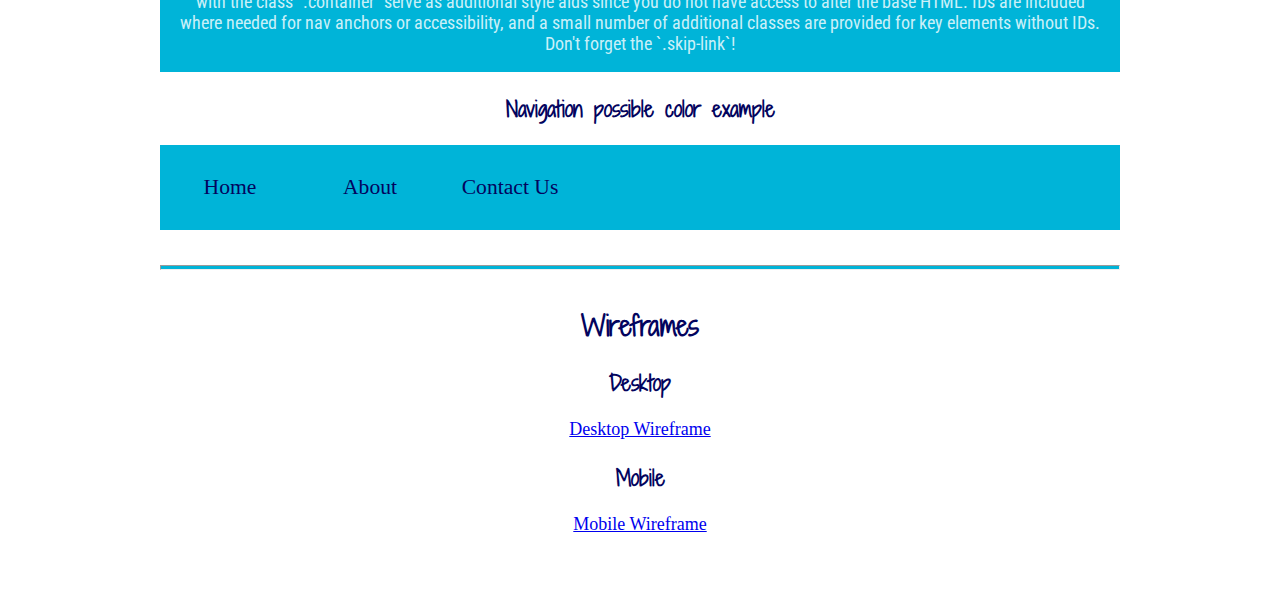
<file: Style Staged/site-plan.html>
<!DOCTYPE html>
<html lang="en-us">

<head>
  <meta charset="utf-8" />
  <title>Site Plan</title>
  <link type="text/css" rel="stylesheet" href="site-plan.css" />
</head>

<body>
  <header>
    <h1>Style Stage Site Plan</h1>
    <h2>Victoria Wenning, Mathias Lago, and Rosana Garcia Perez </h2>
    <h2>WDD 331 Group 5</h2>
  </header>
  <main>
    <hr />

 
    <h3>Theme</h3>
    <p>Ocean</p>
    <p>We chose the theme of the ocean because it is a calming and beautiful place that many people enjoy. The colors we chose are inspired by the different shades of blue and turquoise found in the ocean, as well as the white of the waves and foam. We wanted to create a website that is visually appealing and easy to navigate, while also evoking a sense of tranquility and relaxation.</p>
    <p>Our group plans to implement an ocean theme in our webpage entirely through SCSS/CSS
      by using colors, gradients, shapes, and animations instead of images. We will start with
      a background gradient in shades of blue and teal to represent the depth of the ocean,
      creating a layered effect that gives a sense of dimension. To mimic waves, we plan to use CSS
      shapes and pseudo-elements with subtle animations that make them move gently across the page.
      We also want to add small decorative details, such as floating bubbles or fish, using CSS
      circles, animated to rise or drift, which will enhance the underwater feel. Rounded,
      flowing fonts will complement the design, giving the text a soft, fluid appearance that
      matches the ocean theme. By combining these techniques, our group aims to create a cohesive,
      visually engaging ocean atmosphere.</p>

    <h3>Color Palette</h3>
    <!--  The colors you choose for a website are one of the most important decisions you will make. Follow the instructions on the activity in Canvas then return and replace the color codes below with the hex color codes (the 6 digit numbers that show at the bottom of each color) for the colors you have chosen below.  You should have at least 2 colors but do not have to fill in all 4 if you do not need them.  -->

    <!-- Copy and paste the URL to your finished palette below. Replace the href value that is there with yours. Make sure to paste it into both the href value and the content text of the <a> tag -->
    <p>Palette URL:</p>
    <a href="https://coolors.co/palette/03045e-0077b6-00b4d8-90e0ef-caf0f8"
      target="_blank">https://coolors.co/palette/03045e-0077b6-00b4d8-90e0ef-caf0f8</a>

    <table class="colors">
      <tr>
        <th>Primary</th>
        <th>Secondary</th>
        <th>Accent 1</th>
        <th>Accent 2</th>
      </tr>
      <!-- Replace the numbers in the boxes below with your hex color codes. Then switch to the site-plan.css file and change your colors there as well. -->
      <tr>
        <td class="primary">[#caf0f8]</td> <!--white?-->
        <td class="secondary">[#90e0ef]</td>
        <td class="accent1">[#00b4d8]</td>
        <td class="accent2">[#03045e]</td>
      </tr>
    </table>

    <!-- ------------------------Steps 10-12------------------------------ -->

    <h3>Typography - Subject to Change</h3>
    <!-- Choose a font for your paragraphs (body copy) and headlines. What font(s) have you chosen? Think also about which of your colors above you might use for background and font colors. -->

    <h4>
      Heading Font: Luckiest Guy Static
      <!-- change this -->
    </h4>
    <h4>
      Paragraph Font: Roboto Condensed
      <!-- change this -->
    </h4>
    <h3>Normal paragraph example</h3>
    <p>
       The HTML for this page was created to be semantic, accessible, and free of nearly all
          other opinions. Nested sectioning elements with the class `.container` serve as additional style aids since you do not have access to alter the base HTML. IDs are included where needed for nav anchors or accessibility, and a small number of additional classes are provided for key elements without IDs. Don't forget the `.skip-link`!
    </p>
    <h3>Colored paragraph example</h3>
    <p class="colored">
     The HTML for this page was created to be semantic, accessible, and free of nearly all
          other opinions. Nested sectioning elements with the class `.container` serve as additional style aids since you do not have access to alter the base HTML. IDs are included where needed for nav anchors or accessibility, and a small number of additional classes are provided for key elements without IDs. Don't forget the `.skip-link`!
    </p>

    <!-- ------------------------Step 13------------------------------ -->

    <h3>Navigation possible color example</h3>
    <!-- Think about how you want your navigation bar to look. In the site-plan.css file change the colors to your colors to get the look you desire. -->
    <nav>
      <a href="#">Home</a>
      <a href="#">About</a>
      <a href="#">Contact Us</a>
    </nav>
    <hr />
    
    <h2>Wireframes</h2>
    <!-- Create an additional wireframe for your site. List it here below the Home page wireframe. -->

    <h3>Desktop</h3>

    <a href="https://wireframe.cc/pro/ppp/4fea4fb41-986299" alt="desktop wireframe">Desktop Wireframe</a>

    <h3>Mobile</h3>
    <a href="https://wireframe.cc/pro/ppp/4fea4fb41-986299#bd4fc3ce-9afd-4a7f-84c3-e08b967b0d4d" alt="mobile wireframe">Mobile Wireframe</a>

  </main>
</body>

</html>
</file>
<file: style.css>
/* Custom Variables for easy updates */
:root {
    --primary: #2c3e50;
    --accent: #18bc9c;
    --bg-light: #f8f9fa;
    --text-dark: #333;
    --white: #ffffff;
    --shadow: 0 4px 15px rgba(0, 0, 0, 0.1);
}

/* Base Styles */
* {
    box-sizing: border-box;
    margin: 0;
    padding: 0;
}

body {
    font-family: 'Segoe UI', Roboto, Helvetica, Arial, sans-serif;
    line-height: 1.6;
    background-color: var(--bg-light);
    color: var(--text-dark);
}

.container {
    max-width: 1100px;
    margin: 0 auto;
    padding: 0 20px;
}

/* Header */
header {
    background: var(--primary);
    color: var(--white);
    padding: 60px 0;
    text-align: center;
    border-bottom: 5px solid var(--accent);
}

header h1 {
    font-size: 2.5rem;
    margin-bottom: 10px;
}

/* Style Stage Hero Section */
.style-stage-hero {
    background: var(--white);
    margin: -40px auto 40px; /* Overlaps the header slightly */
    padding: 40px;
    border-radius: 12px;
    box-shadow: var(--shadow);
    text-align: center;
    position: relative;
    z-index: 10;
}

.style-stage-hero h2 {
    color: var(--primary);
    margin-bottom: 15px;
}

.hero-buttons {
    margin-top: 25px;
    display: flex;
    justify-content: center;
    gap: 15px;
}

/* Buttons */
.btn {
    text-decoration: none;
    padding: 12px 25px;
    border-radius: 5px;
    font-weight: bold;
    transition: all 0.3s ease;
}

.btn.primary {
    background: var(--accent);
    color: var(--white);
}

.btn.secondary {
    border: 2px solid var(--accent);
    color: var(--accent);
}

.btn:hover {
    transform: translateY(-2px);
    opacity: 0.9;
    box-shadow: 0 5px 10px rgba(0,0,0,0.1);
}

/* Projects Grid */
.project-grid {
    display: grid;
    grid-template-columns: repeat(auto-fit, minmax(300px, 1fr));
    gap: 30px;
    margin-bottom: 60px;
}

.card {
    background: var(--white);
    padding: 30px;
    border-radius: 10px;
    box-shadow: var(--shadow);
    transition: transform 0.3s ease;
}

.card:hover {
    transform: scale(1.02);
}

.card-header {
    display: flex;
    align-items: center;
    gap: 10px;
    margin-bottom: 20px;
    border-bottom: 2px solid var(--bg-light);
    padding-bottom: 10px;
}

.card h3 {
    color: var(--primary);
}

/* List Styling */
ul {
    list-style: none;
}

li {
    margin: 12px 0;
}

li a {
    text-decoration: none;
    color: var(--text-dark);
    font-size: 1.1rem;
    display: block;
    padding: 8px;
    border-radius: 4px;
    transition: background 0.2s;
}

li a:hover {
    background: var(--bg-light);
    color: var(--accent);
    padding-left: 15px; /* Subtle slide effect */
}

/* Footer */
footer {
    text-align: center;
    padding: 40px 0;
    color: #777;
    font-size: 0.9rem;
}

/* Responsive adjustments */
@media (max-width: 600px) {
    .hero-buttons {
        flex-direction: column;
    }
    
    header h1 {
        font-size: 1.8rem;
    }
}
</file>
<file: Archive - Copy/styles.css>
* {
  box-sizing: border-box;
  margin: 0;
  padding: 0;
}

body {
  font-family: Arial, sans-serif;
  background-color: #f0f0f0;
  padding: 20px;
}

main.card-grid {
  display: flex;
  flex-direction: column;
  gap: 4rem;
  width: 100%;
  max-width: 1200px;
  margin: 0 auto;
}

.row-grid {
  display: flex;
  flex-direction: row;
  flex-wrap: wrap;
  gap: 10px;
}

.col-grid {
  display: flex;
  flex-direction: column;
  flex-wrap: wrap;
  align-content: flex-start;
  gap: 10px;
  height: 2000px;
}

.card {
  position: relative;
  overflow: hidden;
  border: 2px solid #333;
  border-radius: 8px;
  background-color: white;
  flex-shrink: 0;
  flex-grow: 1;
}

.card img {
  width: 100%;
  height: calc(100% - 30px);
  object-fit: cover;
  display: block;
}

.card h2 {
  position: absolute;
  bottom: 0;
  left: 0;
  right: 0;
  background-color: white;
  font-size: 16px;
  font-weight: normal;
  padding: 5px 8px;
  margin: 0;
  text-align: center;
  height: 30px;
}
</file>
<file: codepen/style.css>
/* -----------------------------
   Root & Global Variables
--------------------------------*/
:root {
  --grey: #343436; /* Primary grey for buttons, borders */
  --light-grey: #f5f5f5; /* For subtle backgrounds and hover */
  --white: #ffffff;
  --accent: #ffc600; /* Highlight / dirty save bar */
  --font-main: "Lato", "Helvetica Neue", "Helvetica", Arial, sans-serif;
}

/* Global HTML styles */
html {
  box-sizing: border-box;
  font-family: var(--font-main);
  font-weight: 400;
  color: #272727;
  background: #f9f9f9; /* Light subtle background for contrast */
}

*,
*:before,
*:after {
  box-sizing: inherit;
}

body {
  margin: 0;
}

/* Headings reset */
h1, h2, h3, h4, h5, h6 {
  font-weight: 400;
  margin: 0;
  font-size: 1.5em;
}

/* iframe styling for preview */
iframe {
  width: 100%;
  height: 100%;
  border-radius: 8px; /* Soft corners */
  border: 1px solid #ccc;
  box-shadow: 0 4px 8px rgba(0,0,0,0.05);
}

/* -----------------------------
   Codepen Layout
--------------------------------*/
.codepen {
  display: grid;
  grid-template-rows: auto 1fr 1fr auto; /* Header / editors / preview / footer */
  height: 100vh;
  color: var(--white);
  background: #000; /* Deep black background for elegance */
  gap: 8px; /* Slight spacing between sections */
}

.codepen > * {
  border-radius: 8px; /* Rounded corners for a soft look */
  overflow: hidden;
}

/* -----------------------------
   Editor Section
--------------------------------*/
.code {
  display: grid;
  grid-template-columns: repeat(3, 1fr);
  background: #1b1b1b; /* Darker editor area */
  gap: 8px;
  padding: 8px;
}

.editor {
  display: grid;
  grid-template-rows: auto 1fr;
  background: #222; /* Slightly lighter than container */
  border-radius: 8px;
  box-shadow: 0 2px 6px rgba(0,0,0,0.2);
}

.editor__header {
  display: grid;
  grid-template-columns: auto 1fr auto;
  align-items: center;
  padding: 6px 10px;
  gap: 6px;
  background: #111; /* Subtle difference from editor body */
  color: #fff;
  font-weight: 500;
}

.editor__code {
  display: grid;
  grid-template-columns: auto 1fr;
  background: #1b1b1b;
}

.editor__gutter {
  background: #111;
  color: #888;
  text-align: right;
  padding: 8px 6px;
  user-select: none;
}

.editor__number {
  display: block;
  line-height: 1.6;
}

.editor__input {
  resize: none;
  background: #1b1b1b;
  border: 0;
  color: #eaeaea;
  font-size: 16px;
  line-height: 1.6;
  padding: 8px;
  font-family: 'Courier New', Courier, monospace;
  outline: none;
}

/* -----------------------------
   Pen Header
--------------------------------*/
.pen {
  display: grid;
  grid-auto-flow: column;
  align-items: center;
  gap: 12px;
  padding: 12px 16px;
  background: linear-gradient(90deg, #000 0%, #111 100%);
  color: var(--white);
  border-bottom: 2px solid var(--grey);
  box-shadow: 0 2px 6px rgba(0,0,0,0.2);
  border-radius: 8px 8px 0 0;
}

/* -----------------------------
   Preview Section
--------------------------------*/
.preview {
  display: grid;
  padding: 8px;
}

/* -----------------------------
   Buttons
--------------------------------*/
.button {
  background: var(--grey);
  border: 0;
  color: var(--white);
  padding: 8px 14px;
  border-radius: 6px;
  font-size: 14px;
  font-weight: 500;
  transition: all 0.2s ease-in-out;
  cursor: pointer;
}

.button:hover {
  background: #4a4a4a;
  transform: translateY(-1px);
  box-shadow: 0 2px 4px rgba(0,0,0,0.3);
}

.button--small {
  font-size: 12px;
  padding: 4px 8px;
}

.button--dirty:before {
  background: var(--accent);
  display: block;
  content: '';
  height: 2px;
  width: calc(100% - 6px);
  position: absolute;
  left: 3px;
  top: 3px;
  border-radius: 1px;
}

/* -----------------------------
   Footer / Settings
--------------------------------*/
.settings {
  padding: 8px;
  background: #111;
  border-top: 1px solid #333;
  display: flex;
  gap: 6px;
  border-radius: 0 0 8px 8px;
}
</file>
<file: quotes/styles.css>
:root {
  --max-width: 900px;
  --min-width: 300px;
  --preferred-width: 80%;
  --quoteColor: #b3d4e6;
}

body {
  font-family: sans-serif;
  padding: 2rem;
  overflow-x: hidden;
}

.quote-box {
  border-radius: 20px;
  border: 4px solid var(--quoteColor);
  width: clamp(var(--min-width), var(--preferred-width), var(--max-width));
  margin: 0 auto 4rem auto;
  display: flex;
  padding: 3em;
  gap: 1em;
}
.quote-box__quote {
  position: relative;
  --fluid-type-min: 1.2rem;
  --fluid-type-target: 2.5vw;
  --fluid-type-max: 2.4rem;
}
.quote-box__quote p {
  filter: brightness(var(--brightness, 100%));
}
.quote-box__quote::before {
  --quoteSize: 62px;
  background-image: url("data:image/svg+xml;charset=utf-8,%3Csvg xmlns='http://www.w3.org/2000/svg' viewBox='0 0 20.458 20.544'%3E%3Cpath fill='%23333' d='M11.37 20.544v-9.792c-.043-1.408.16-2.73.607-3.968a10.31 10.31 0 0 1 1.889-3.265 10.414 10.414 0 0 1 2.912-2.336 10.382 10.382 0 0 1 3.68-1.184v4.224c-1.622.556-2.731 1.376-3.328 2.464-.598 1.089-.896 2.423-.896 4h4.224v9.856H11.37zm-11.364 0v-9.792c-.043-1.408.16-2.73.608-3.968A10.311 10.311 0 0 1 2.502 3.52a10.414 10.414 0 0 1 2.912-2.336A10.369 10.369 0 0 1 9.094 0v4.224C7.472 4.779 6.363 5.6 5.766 6.688c-.598 1.089-.896 2.423-.896 4h4.224v9.856H.006z'/%3E%3C/svg%3E");
  content: "";
  filter: brightness(var(--brightness, 100%));
  height: var(--quoteSize);
  width: var(--quoteSize);
  position: absolute;
  left: -90px;
  top: 0;
}
.quote-box__quote-author {
  text-align: right;
}
@media (max-width: 680px) {
  .quote-box__author-image {
    align-self: flex-end;
  }
}
.quote-box__author-image img {
  position: relative;
  top: -4em;
  border: 4px solid var(--quoteColor);
  box-shadow: 10px 10px 0 var(--quoteColor);
  width: 215px;
}
@media (max-width: 680px) {
  .quote-box__author-image img {
    border-radius: 100%;
    box-shadow: initial;
    width: 80px;
  }
}

/* Dark Mode Theme*/
.dark-section {
  --brightness: 500%;
  color: white;
  position: relative;
  background: none;
  border-color: #b3d4e6;
}

/* This creates the gray block that stretches screen-to-screen */
.dark-section::before {
  content: "";
  background-color: #333;
  position: absolute;
  top: -2rem;
  bottom: -2rem;
  left: 50%;
  width: 100vw;
  transform: translateX(-50%);
  z-index: -1;
}

body {
  font-family: sans-serif;
  padding: 2rem 2rem 2rem 6rem;
}

h1,
h2,
h3,
h4,
h5,
h6,
p {
  font-size: clamp(var(--fluid-type-min, 1rem), 1rem + var(--fluid-type-target, 3vw), var(--fluid-type-max, 1.3rem));
}

/*# sourceMappingURL=styles.css.map */
</file>
<file: Style Staged/styles.css>
@charset "UTF-8";
@import url('https://fonts.googleapis.com/css2?family=Lato:wght@400;700&family=Montserrat:wght@500;700;800&display=swap');

:root {
    /* Colors */
    --color-primary: #006994;
    --color-secondary: #00A896;
    --color-secondary-faded: rgba(0, 168, 150, 0.8);
    --color-background: white;
    --color-border: white;
    --color-btn-hover: #023E8A;
    --color-text: #0b1d26;
    --color-paragraph: #2d3436;
    --color-light: white;
    --color-anchor: #E76F51;
    /* Typography */
    --font-family: "Lato", sans-serif;
    --font-header: "Montserrat", sans-serif;
    --font-weight-strong: 700;
    --font-size-h1: 5rem;
    --font-size-h3: 2rem;
    --font-size-h4: 1.35rem;
    --font-size-text: 1.125rem;
    /* Layout - Consistent width for all content */
    --layout-width: 1200px;
    --content-padding: 3rem;
}

/* Reset Rules */
*,
*::before,
*::after {
    -webkit-box-sizing: border-box;
    box-sizing: border-box;
}

body,
h1,
h2,
h3,
h4,
h5,
h6 {
    margin: 0;
}

html {
    overflow-x: hidden;
    scroll-behavior: smooth;
}

/* CORE BODY - FIXED BACKGROUND LOGIC */
body {
    min-height: 100vh;
    font-size: 100%;
    line-height: 1.5;
    text-rendering: optimizeSpeed;
    overflow-x: hidden;
    color: var(--color-text);
    font-family: var(--font-family);
    background-image: url('images/ocean.jpg');
    background-repeat: no-repeat;
    background-position: center center;
    background-attachment: fixed;
    background-size: cover;
}

img {
    display: block;
    max-width: 100%;
}

input,
button,
textarea,
select {
    font: inherit;
}

/* Typography */
h1,
h2,
h3,
h4 {
    font-weight: var(--font-weight-strong);
    line-height: 1;
    margin-bottom: 0.5em;
}

h1 {
    font-size: var(--font-size-h1);
    font-size: clamp(2rem, 7vw, var(--font-size-h1));
    text-shadow: 2px 2px 4px rgba(0, 0, 0, 0.2);
}

#main h2 {
    color: var(--color-primary);
    padding: 0.25em 0.5em;
    text-align: left;
    border-left: 6px solid var(--color-secondary);
    font-size: 2em;
    background: rgba(255, 255, 255, 0.7);
    border-radius: 0 10px 10px 0;
}

h3 {
    font-size: var(--font-size-h3);
}

h4 {
    font-size: var(--font-size-h4);
}

p,
li {
    font-size: var(--font-size-text);
}

p {
    margin: 0 0 1rem;
}

article .container *+h2 {
    margin-top: 4rem;
}

article .container *+h3 {
    margin-top: 2rem;
}

strong {
    font-weight: var(--font-weight-strong);
}

a {
    color: var(--color-anchor);
    transition: color 0.3s ease;
}

/* Blockquote - Message in a bottle style */
blockquote {
    place-items: center;
    padding: 1.5em;
    color: var(--color-light);
    margin: 2em 0;
    background-color: var(--color-primary);
    position: relative;
    border-radius: 15px;
    box-shadow: 0 8px 25px rgba(0, 0, 0, 0.3),
        inset 0 2px 5px rgba(255, 255, 255, 0.2);
    transition: transform 0.3s ease, box-shadow 0.3s ease;
}

blockquote:hover {
    transform: translateY(-5px);
    box-shadow: 0 12px 35px rgba(0, 0, 0, 0.4),
        inset 0 2px 5px rgba(255, 255, 255, 0.2);
}

blockquote strong {
    position: absolute;
    top: -1.5em;
    left: 1em;
    font-size: 0.9em;
    padding: 0.4em 1em;
    background: linear-gradient(175deg, var(--color-secondary) 40%, var(--color-primary));
    border-radius: 20px;
    color: white;
}

blockquote>* {
    grid-area: blockquote;
}

blockquote p {
    position: relative;
    font-size: var(--font-size-h4);
    margin-bottom: 0;
    padding: 0.5em;
}

blockquote a {
    color: #ffebd3;
}

main {
    padding-top: 3vh;
    padding-bottom: 3vh;
}

main:focus {
    outline: none;
}

main h3 {
    color: var(--color-primary);
}

/* CRITICAL: Unified container system for consistent width */
header,
nav,
#about,
#guidelines,
#contribute,
#files,
aside.profile,
#styles,
article section {
    width: 100%;
    max-width: calc(var(--layout-width) + (var(--content-padding) * 2));
    margin-left: auto;
    margin-right: auto;
    padding-left: var(--content-padding);
    padding-right: var(--content-padding);
}

/* Remove conflicting container rules */
article .container,
.page-footer .container,
#styles .container,
#guidelines .container,
#contribute .container,
#files .container {
    width: 100%;
    max-width: 100%;
    margin: 1rem auto 0 auto;
    padding: 2.5rem;
}

article {
    padding: 0;
}

article section {
    padding-top: var(--content-padding);
    padding-bottom: var(--content-padding);
    background: rgba(255, 255, 255, 0.85);
    backdrop-filter: blur(10px);
    margin-bottom: 3rem;
    border-radius: 10px;
    box-shadow: 0 8px 32px rgba(0, 0, 0, 0.1);
    transition: transform 0.3s ease, box-shadow 0.3s ease;
}

article section:hover {
    transform: translateY(-3px);
    box-shadow: 0 12px 40px rgba(0, 0, 0, 0.15);
}

.page-footer ul,
.features {
    display: grid;
    margin: 0;
    padding: 0;
    grid-gap: 0em;
    list-style: none;
}

/* Header Section */
header {
    display: grid;
    min-height: 4vh;
    color: var(--color-primary);
    margin-top: 10em;
    margin-bottom: 3.5em;
}

header .container {
    width: 100%;
    padding: 2.5rem;
    background: rgba(255, 255, 255, 0.9);
    backdrop-filter: blur(10px);
    border-left: 0.5em solid var(--color-secondary);
    border-radius: 0 15px 15px 0;
    position: relative;
    box-shadow: 0 10px 25px rgba(0, 0, 0, 0.2);
    transition: transform 0.3s ease, box-shadow 0.3s ease;
}

header .container:hover {
    transform: translateY(-5px);
    box-shadow: 0 15px 35px rgba(0, 0, 0, 0.25);
}

header h1 {
    font-family: 'Bebas Neue';
    margin-bottom: 0.3em;
    max-width: 100%;
    text-align: left;
    color: var(--color-primary);
}

header h2 {
    color: var(--color-text);
    font-size: 1.9em;
    text-align: left;
}

header p {
    text-align: left;
    color: var(--color-paragraph);
}

/* Github Link Logic */
header .link-github {
    order: 1;
    margin-left: auto;
    position: absolute;
    right: var(--content-padding);
    top: 0px;
}

header .link-github span {
    margin-right: 0.2em;
}

header .link-github:hover svg {
    animation-name: rotate;
    animation-duration: 0.8s;
    animation-timing-function: linear;
    animation-iteration-count: infinite;
}

/* Navigation - Ocean Gradient */
nav {
    padding: 0 !important;
}

nav ul {
    display: flex;
    flex-wrap: wrap;
    justify-content: center;
    margin: 0;
    padding: 0;
    list-style: none;
    background: linear-gradient(90deg, var(--color-primary), var(--color-secondary));
    box-shadow: 0 4px 6px rgba(0, 0, 0, 0.2);
}

nav ul a {
    display: inline-grid;
    padding: 0.5rem;
    color: var(--color-light);
    font-size: 1em;
    text-decoration: none;
    position: relative;
    text-shadow: 1px 1px 2px rgba(0, 0, 0, 0.3);
    transition: all 0.3s ease;
}

nav ul a:hover {
    transform: translateY(-2px);
    text-shadow: 2px 2px 8px rgba(0, 0, 0, 0.5);
}

nav ul li {
    margin: 0.25rem;
}

nav ul a::after {
    width: 100%;
    height: 3px;
    background-color: #fff;
    opacity: 0;
    content: "";
    position: absolute;
    bottom: -5px;
    left: 0;
    transition: 300ms all ease-in-out;
}

nav ul a:hover::after,
nav ul a:focus::after {
    opacity: 1;
}

/* About Section */
#about {
    display: flex;
    gap: 2rem;
    padding-top: 2rem;
    padding-bottom: 2rem;
}

#about section {
    flex: 1;
    padding: var(--content-padding);
    background: rgba(255, 255, 255, 0.85);
    backdrop-filter: blur(10px);
    margin: 0;
    border-radius: 10px;
    box-shadow: 0 8px 32px rgba(0, 0, 0, 0.1);
    max-width: 100%;
}

#about section:nth-child(2) p:nth-of-type(2) {
    margin-top: 1.3rem;
    color: var(--color-primary);
    font-size: 1.5em;
    font-weight: var(--font-weight-strong);
}

/* Feature List (Bubbles) */
#about section:nth-child(2) ul {
    display: flex;
    flex-wrap: wrap;
    margin: 1rem 0 2rem;
    padding: 0;
    list-style: none;
}

#about section:nth-child(2) ul li {
    margin: 0.35em;
    padding: 0.3em 0.8em;
    border: 2px solid var(--color-secondary);
    color: var(--color-primary);
    font-size: 1em;
    cursor: default;
    transition: all 0.3s ease;
    background-color: rgba(255, 255, 255, 0.8);
    border-radius: 20px;
    display: flex;
    align-items: center;
}

#about section:nth-child(2) ul li:hover {
    transform: scale(1.1);
    box-shadow: 0px 5px 15px rgba(0, 0, 0, 0.1);
    background-color: #fff;
}

/* Guidelines */
#guidelines {
    padding-top: 2rem;
    padding-bottom: 2rem;
}

#guidelines h3 {
    display: inline-block;
    background: linear-gradient(to right, var(--color-primary), var(--color-secondary));
    -webkit-background-clip: text;
    background-clip: text;
    color: transparent;
}

#guidelines .container {
    padding: var(--content-padding);
    background: rgba(255, 255, 255, 0.85);
    backdrop-filter: blur(10px);
    border-radius: 10px;
    box-shadow: 0 8px 32px rgba(0, 0, 0, 0.1);
}

#guidelines p:nth-of-type(1) {
    font-size: var(--font-size-h4);
    font-weight: var(--font-weight-strong);
}

/* Contribute Section */
#contribute {
    margin-top: 3em;
    padding-top: 0;
    padding-bottom: 0;
}

#contribute section {
    padding: var(--content-padding);
    background: rgba(255, 255, 255, 0.85);
    backdrop-filter: blur(10px);
    box-shadow: 0 8px 32px rgba(0, 0, 0, 0.1);
    margin-bottom: 3em;
    border-radius: 10px;
    max-width: 100%;
}

#contribute p:nth-of-type(1) {
    font-size: var(--font-size-h4);
    font-weight: var(--font-weight-strong);
}

#contribute section ol {
    counter-reset: section;
    display: flex;
    align-items: flex-start;
    padding-left: 0;
    position: relative;
}

#contribute section ol::before {
    width: 100%;
    height: 2px;
    background-color: var(--color-primary);
    position: absolute;
    top: 2.5em;
    z-index: 0;
    content: "";
    left: 0;
}

#contribute section li::before {
    counter-increment: section;
    content: counter(section);
    display: flex;
    text-align: center;
    margin: 0 auto 1em auto;
    font-size: var(--font-size-h4);
    color: var(--color-light);
    background: var(--color-primary);
    border-radius: 50%;
    width: 2em;
    height: 2em;
    align-items: center;
    justify-content: center;
    box-shadow: 0 0 0 5px rgba(255, 255, 255, 0.5);
    transition: transform 0.3s ease;
}

#contribute section li:hover::before {
    transform: scale(1.1);
}

#contribute section li {
    padding-left: 10px;
    display: block;
    flex: 1;
    z-index: 1;
    padding: 1em;
}

#contribute section:nth-child(2) {
    padding: var(--content-padding);
}

/* Files Section - Deep Sea Look */
#files {
    margin-top: 4em;
    margin-bottom: 3em;
    padding-top: 0;
    padding-bottom: 0;
}

#files .container {
    background: linear-gradient(190deg, var(--color-primary) 0%, rgba(38, 125, 171, 0.9) 100%);
    border-radius: 10px;
    padding: 3em var(--content-padding);
    position: relative;
}

#files h3 {
    color: var(--color-light);
    position: absolute;
    top: -20px;
    left: 0;
    font-size: 1.5em;
    padding: 0.4em 0.7em;
    background: linear-gradient(10deg, var(--color-secondary), var(--color-primary));
    border-radius: 5px;
    box-shadow: 0 4px 10px rgba(0, 0, 0, 0.3);
}

#files .container a {
    margin-right: 1em;
    transition: transform 0.3s ease;
}

#files .container a:hover {
    transform: translateY(-2px);
}

/* Profile / Aside */
.profile {
    margin-top: 3rem;
    margin-bottom: 4rem;
}

.profile .container {
    display: flex;
    flex-wrap: wrap;
    align-items: center;
    padding: var(--content-padding);
    background: rgba(255, 255, 255, 0.85);
    backdrop-filter: blur(10px);
    border-radius: 10px;
    box-shadow: 0 8px 32px rgba(0, 0, 0, 0.1);
}

.profile h4 {
    margin: 0 0 0.5em 0;
    color: var(--color-primary);
    text-align: left;
    border-left: 4px solid var(--color-secondary);
    font-size: var(--font-size-h3);
    padding: 0.25em 0.5em;
    width: 100%;
}

.profile .container>a {
    min-height: 2em;
    border: 2px solid currentColor;
    color: var(--color-primary);
    border-radius: 20px;
    transition: all 0.3s ease;
}

.profile .container>a:hover {
    background: var(--color-primary);
    border: 2px solid var(--color-primary);
    color: var(--color-light);
    transform: translateY(-2px);
    box-shadow: 0 4px 12px rgba(0, 105, 148, 0.3);
}

.profile ul {
    display: flex;
    flex-wrap: wrap;
    padding: 0;
    list-style: none;
}

.profile ul li {
    display: flex;
    padding: 0 1em;
}

.profile .profile-title {
    padding-left: 0px;
    border-right: 2px solid var(--color-secondary);
}

.profile .profile-author {
    border-right: 2px solid var(--color-secondary);
}

.profile ul li span:nth-child(1) {
    width: auto;
    margin-right: 0.25em;
}

.profile ul li span:nth-child(2) {
    flex-grow: 1;
    word-break: break-word;
}

.profile ul li span:nth-child(2) a {
    color: inherit;
}

/* Styles Section */
#styles {
    margin: 5vh auto 10vh auto;
    text-align: center;
}

#styles h2 {
    color: var(--color-light);
    margin-bottom: 0;
    padding-bottom: 1em;
    font-size: var(--font-size-h3);
    text-shadow: 0 2px 4px rgba(0, 0, 0, 0.5);
}

/* Features Grid */
.features {
    position: relative;
    width: 100%;
    grid-template-columns: repeat(auto-fit, minmax(25ch, 1fr));
}

.features li {
    display: grid;
    position: relative;
    place-content: stretch;
    min-height: 12rem;
    padding: 1rem;
    color: var(--color-light);
    text-align: center;
}

.features li>span {
    display: grid;
    place-content: center;
    grid-gap: 0.5rem;
    background-color: var(--color-secondary-faded);
    line-height: 1.1;
    transition: all 0.4s ease;
    margin: 1.5em;
    border-radius: 50%;
    aspect-ratio: 1 / 1;
    position: relative;
    overflow: hidden;
    animation: float 3s ease-in-out infinite;
}

/* Floating animation */
@keyframes float {

    0%,
    100% {
        transform: translateY(0px);
    }

    50% {
        transform: translateY(-10px);
    }
}

/* Ripple effect on hover */
.features li>span::after {
    content: '';
    position: absolute;
    top: 50%;
    left: 50%;
    width: 0;
    height: 0;
    border-radius: 50%;
    background: rgba(255, 255, 255, 0.3);
    transform: translate(-50%, -50%);
    transition: width 0.6s, height 0.6s;
}

.features li>span:hover::after {
    width: 200%;
    height: 200%;
}

.features li>span:hover {
    background-color: var(--color-secondary);
    transform: scale(1.08) translateY(-10px);
    box-shadow: 0 10px 30px rgba(0, 168, 150, 0.4);
}

.features li>span a {
    color: inherit;
    font-size: 1.5rem;
    font-weight: var(--font-weight-strong);
    text-decoration: none;
    position: relative;
    z-index: 1;
}

.features li>span span:nth-child(2) {
    position: relative;
}

/* Page Footer */
.page-footer {
    position: relative;
    padding: 2.5rem;
    background-color: var(--color-primary);
    background-image: linear-gradient(4deg, #004e6e -80%, transparent);
    color: var(--color-light);
    text-align: center;
}

.page-footer .container {
    max-width: var(--layout-width);
    margin: 0 auto;
    padding: 0 var(--content-padding);
}

.page-footer p a {
    color: inherit;
    transition: color 0.3s ease;
}

.page-footer p a:hover {
    color: var(--color-secondary);
}

.page-footer p:last-child {
    margin-bottom: 0;
}

.page-footer ul {
    display: flex;
    align-items: center;
    justify-content: center;
    flex-wrap: wrap;
    margin: 0 auto;
    max-width: 60em;
    margin-bottom: 1em;
}

.page-footer ul li {
    margin: 1em;
    flex: 1;
    transition: transform 0.3s ease;
}

.page-footer ul li:hover {
    transform: translateY(-3px);
}

.page-footer ul li a:hover {
    box-shadow: -1px 0px 5px 0px rgba(0, 0, 0, 0.3);
    color: var(--color-secondary);
}

.page-footer .link-github svg {
    margin-bottom: 0.1em;
    margin-right: 0.4em;
}

.page-footer .link-github:hover svg {
    animation-name: rotate;
    animation-duration: 0.8s;
    animation-timing-function: linear;
    animation-iteration-count: infinite;
}

/* Skip Link */
.skip-link {
    position: absolute;
    top: auto;
    right: 0;
    background-color: var(--color-secondary);
    color: #fff;
    font-size: 1em;
    text-decoration: none;
    padding: 0.3em 0.7em;
}

.skip-link:focus {
    position: fixed;
    top: 0;
    left: 0;
    width: auto;
    height: auto;
    padding: 0.5em;
}

/* Buttons */
[class^="link"] {
    min-height: 3em;
    background-color: var(--color-primary);
    color: #fff;
    border-radius: 4px;
}

[class^="link"],
.profile .container>a {
    display: inline-flex;
    align-items: center;
    justify-content: center;
    padding: 0 0.75em;
    transform: translate(0, 0);
    transition: all 0.3s ease;
    font-size: 1.125rem;
    line-height: 1;
    text-align: center;
    text-decoration: none;
}

[class^="link"]:hover,
[class^="link"]:focus,
.profile .container>a:focus {
    background-color: var(--color-btn-hover);
    transform: translateY(-2px);
    box-shadow: 0 4px 12px rgba(2, 62, 138, 0.3);
}

[class^="link"]:focus,
.profile .container>a:focus {
    outline-color: transparent;
    outline-style: solid;
}

.page-footer [class^="link"] {
    width: 100%;
    min-height: 2.5em;
    background-color: rgba(255, 255, 255, 0.1);
    color: var(--color-light);
    border: 1px solid rgba(255, 255, 255, 0.3);
}

.page-footer [class^="link"]:hover {
    background-color: rgba(255, 255, 255, 0.2);
    border-color: var(--color-secondary);
}

.link-allstyles {
    margin-top: 1em;
}

.link-github svg {
    width: 1em;
    height: 1em;
    margin-right: 0.25em;
    fill: currentColor;
}

/* Icons */
.link-downloadcss,
.link-downloadhtml,
.link-codepen {
    background-color: transparent;
    background-repeat: no-repeat;
    background-size: 1em;
    background-position: 0.5em center;
    padding-left: 2em;
    border-bottom: 1px solid var(--color-light);
}

.link-downloadcss:hover,
.link-downloadhtml:hover,
.link-codepen:hover {
    border-bottom: 1px solid var(--color-secondary);
}

@keyframes rotate {
    from {
        transform: rotate(0deg)
    }

    to {
        transform: rotate(360deg)
    }
}

/* MEDIA QUERIES - Layout Adjustments */
@media (max-width: 1240px) {
    :root {
        --content-padding: 2rem;
    }
}

@media (max-width: 768px) {
    :root {
        --content-padding: 1.5rem;
    }

    .profile .profile-title,
    .profile .profile-author {
        border-right: none;
    }

    .profile ul li {
        padding: 0;
    }

    .profile ul {
        flex-direction: column;
    }

    .profile .container>a {
        margin-left: auto;
    }

    .page-footer ul li {
        margin: 1em 0.5em;
    }

    .page-footer [class^="link"] {
        min-height: 3em;
    }
}

@media (prefers-reduced-motion: reduce) {
    * {
        animation-duration: 0.01ms !important;
        animation-iteration-count: 1 !important;
        transition-duration: 0.01ms !important;
        scroll-behavior: auto !important;
    }
}

@media (max-width: 750px) {
    header h1 {
        font-size: 3.5rem;
    }

    nav ul {
        background: linear-gradient(30deg, var(--color-secondary), var(--color-primary) 91%, var(--color-primary) 70%);
    }

    #about {
        flex-direction: column;
        gap: 1.5rem;
    }

    #contribute section ol {
        flex-direction: column;
    }

    #contribute section ol::before {
        display: none;
    }

    #contribute section li {
        position: relative;
    }

    #contribute section li::after {
        position: absolute;
        width: 100%;
        height: 2px;
        background: var(--color-primary);
        content: '';
        top: 2em;
        left: 0;
        z-index: -1;
    }

    #files .container a {
        margin-top: 1em;
    }
}

@media (min-width: 515px) and (max-width: 765px) {

    #styles .features li:nth-last-child(1):nth-child(odd),
    .features.patterned li:nth-last-child(1):nth-child(odd) {
        grid-column: span 2;
    }
}

@media (max-width: 500px) {
    :root {
        --content-padding: 1rem;
    }

    header .link-github {
        min-height: 2em;
        padding: 0.3em 0.7em;
    }

    #files .container a,
    .link-allstyles {
        width: 100%;
    }

    #files .container a {
        background-position: 2.5em center;
    }

    .page-footer ul li {
        min-width: 100%;
        margin: 0.5em;
    }

    .profile .container>a {
        margin-left: 0;
        width: 100%;
    }
}
</file>
<file: textbook-page/styles.css>
/* -- FONT IMPORTS -- */
/* -- RECURSIVE VARIABLE FONT -- */
@import url('https://fonts.googleapis.com/css2?family=Recursive:wght,MONO,CASL@300..1000,0..1,0..1&display=swap');

/* -- MODULAR SCALE & TYPOGRAPHIC FLOW SETUP -- */
html {
    font-size: 18px; /* Base 1rem = 18px */
}

:root {
    --ratio: 1.333;
    --s-2: calc(1rem / (var(--ratio) * var(--ratio)));
    --s-1: calc(1rem / var(--ratio));
    --s0: 1rem;
    --s1: calc(var(--s0) * var(--ratio));
    --s2: calc(var(--s1) * var(--ratio));
    --s3: calc(var(--s2) * var(--ratio));

    --primary-color: #000;
    --text-color: #333;
    --bg-color: #fff;
    --alert-border: #444;
}

/* -- BASE STYLES -- */
body {
    background-color: var(--bg-color);
    color: var(--text-color);
    font-family: 'Source Serif 4', serif;
    line-height: 1.45;
}

.page-container {
    max-width: 700px;
    margin: 0 auto;
    padding: 2rem 1rem;
}

.content-container {
    max-width: 70ch;
    margin: 0;
    padding: 0;
}

/* -- PAGE NUMBER AND CHAPTER HEADER -- */
.chapter-header {
    font-family: 'Source Sans 3', sans-serif;
    font-size: var(--s-1);
    color: #777;
    font-weight: 500;
    line-height: 1;
    margin-bottom: 0.5rem;
}

.dots-line {
    font-size: var(--s-2);
    color: #999;
    letter-spacing: 0.3em;
    margin-bottom: var(--s1);
    overflow: hidden;
}

/* -- HEADINGS -- */
h2, h3 {
    font-family: 'Barlow Semi Condensed', sans-serif;
    margin-top: var(--s2);
    margin-bottom: var(--s-1);
    line-height: 1.1;
}

h2 {
    font-size: var(--s2);
    font-weight: 800;
    letter-spacing: 0.05em;
    margin-top: var(--s3);
}

h3 {
    font-size: var(--s1);
    font-weight: 700;
    margin-top: var(--s3);
    margin-bottom: var(--s-1);
}

p {
    margin-top: var(--s1);
    margin-bottom: var(--s1);
    text-align: justify;
}

/* -- TYPOGRAPHIC VARIETY -- */
code {
    font-family: 'Source Code Pro', monospace;
    font-size: 0.9em;
    background-color: #f7f7f7;
    padding: 0.1em 0.2em;
    border-radius: 2px;
}

strong { font-weight: 700; }
em { font-style: italic; }

/* -- ALERT BOX STYLING -- */
.alert-container {
    display: flex;
    align-items: center;
    gap: 0.75rem;  /* Change from 1rem to 0.75rem or adjust as needed */
    margin: 1.5rem 0;
    padding-right: 1rem;
}

.alert-content {
    display: flex;
    gap: 0.75rem;
    flex: 1;
}

.alert-icon {
    background-image: url("images/alert.png");
    background-repeat: no-repeat;
    background-size: contain;
    background-position: center;
    width: 90px;
    height: 90px;
    flex-shrink: 0;
}

.alert-line {
    width: 2px;
    background-color: #999;
    height: 120px;
    flex-shrink: 0;
}

.alert-text {
    margin: 0;
    margin-left: 0.75rem;
    font-family: 'Source Sans 3', sans-serif;
    font-size: 0.95rem;
    line-height: 1.45;
    text-align: justify;
}

/* -- LIST STYLING -- */
.tip-list {
    list-style: none;
    padding-left: 0;
    margin-top: var(--s0);
}

.tip-list li {
    margin-bottom: var(--s1);
    padding-left: 1.5em;
    position: relative;
    text-align: justify;
}

.tip-list li::before {
    content: '▶';
    position: absolute;
    left: 0;
    top: 0;
    font-size: 0.7em;
    color: #000;
}
</file>
<file: slidingcurtain/ponder.css>
.curtain-container {
  position: relative;
  width: 400px;
  height: 200px;
  overflow: hidden;
  border: 2px solid #333;
}

.curtain {
  position: absolute;
  top: 0;
  left: 0;
  width: 100%;
  height: 100%;
  background: #ff6600;
  transition: transform 1s ease-in-out;
  z-index: 2;
}

.curtain-container:hover .curtain {
  transform: translateY(-100%);
}

.content {
  position: relative;
  z-index: 1;
  padding: 20px;
  text-align: center;
}
</file>
<file: Style Staged/site-plan.css>
/* if you are using any Google fonts change the font names below to your fonts. 
Any spaces in your font name should be replaced with a +. 
Fonts are separated by a & */
@import url('https://fonts.googleapis.com/css2?family=Roboto+Condensed:ital,wght@0,300;1,100&family=Shadows+Into+Light+Two&display=swap');

:root {
  /* change the values below to your colors from your palette */
  --primary-color: #caf0f8;
  --secondary-color: #90e0ef;
  --accent1-color: #00b4d8;
  --accent2-color: #03045e;

  /* change the values below to your chosen font(s) */
  --heading-font: "Shadows Into Light Two";
  --paragraph-font: "Roboto Condensed", sans-serif;

  /* these colors below should be chosen from among your palette colors above */
  --headline-color-on-white: #03045e;  /* headlines on a white background */ 
  --headline-color-on-color: #caf0f8; /* headlines on a colored background */ 
  --paragraph-color-on-white: #03045e; /* paragraph text on a white background */ 
  --paragraph-color-on-color: #caf0f8; /* paragraph text on a colored background */ 
  --paragraph-background-color: #00b4d8 ;
  --nav-link-color: #03045e;
  --nav-background-color: #00b4d8;
  --nav-hover-link-color: #caf0f8;
  --nav-hover-background-color: #03045e;
}


/*  Look around below...but DON'T CHANGE ANYTHING! */

body {
  max-width: 960px;
  margin: 0 auto;
  padding: 4em;
  font-size: 18px;
  text-align: center;
}
img {
  display: block;
  margin: 0 auto;
  max-width: 300px;
}
h1, h2, h3, h4, h5, h6 {
  font-family: var(--heading-font);
  color: var(--headline-color-on-white);
}
h2 {
  text-align: center;
}
hr {
  height: 3px;
  margin: 35px 0;
  background: var(--accent1-color);
}
header {
  padding: 1em;
  text-align: center;
  color: var(--headline-color-on-color);
  background-color: var(--paragraph-background-color);
}
header > h1, header > h2 {
  color: var(--headline-color-on-color);
}
p {
  font-family: var(--paragraph-font);
  color: var(--paragraph-color-on-white);
  padding: 1em;
}
.colors {
  width: 100%;
  min-width: 350px;
  margin: 30px auto;
  text-align: center;
}
.colors th {
  background-color: #999;
}
.colors td{
  width: 25%;
  height: 3em;
}
.primary {
  background-color: var(--primary-color);
}
.secondary {
  background-color: var(--secondary-color);
}
.accent1 {
  background-color: var(--accent1-color);
}
.accent2{
  background-color: var(--accent2-color);
  color: white
}
p.colored {
  background-color: var(--paragraph-background-color);
  color: var(--paragraph-color-on-color);
}
nav {
  background-color: var(--nav-background-color);
  line-height: 3em;
  text-align: center;
  font-size: 1.2em;
}
nav  {
  list-style-type: none;
  display: flex;
}
nav a {
  padding:1em;
  min-width: 120px;
  text-decoration: none;
  padding: 10px;
}
nav a:link, nav a:visited {
  color: var(--nav-link-color);
}
nav a:hover {
  color: var(--nav-hover-link-color);
  background-color: var(--nav-hover-background-color);
}
.sitemap {
  display: grid;
  justify-content: center;

  grid-template-columns: repeat(6, 15%);
  grid-template-rows: 3em 1.5em 1.5em 3em;
  grid-template-areas: ". . home home . ."
    ". . . top . ."
    ". left left right right ."
    "page2 page2 . . page3 page3";
}
.sitemap > div {
  text-align: center;
}
.sm-home {
  grid-area: home;
  background-color: #ccc;
  line-height: 3em;
}
.sm-page2 {
  grid-area: page2;
  background-color: #ccc;
  line-height: 3em;
}
.sm-page3 {
  grid-area: page3;
  background-color: #ccc;
  line-height: 3em;
}
.top {
  grid-area: top;
  border-left: 1px solid;
}
.left {
  grid-area: left;
  border-top: 1px solid;
  border-left: 1px solid;
}
.right {
  grid-area: right;
  border-top: 1px solid;
  border-right: 1px solid;
}
</file>
